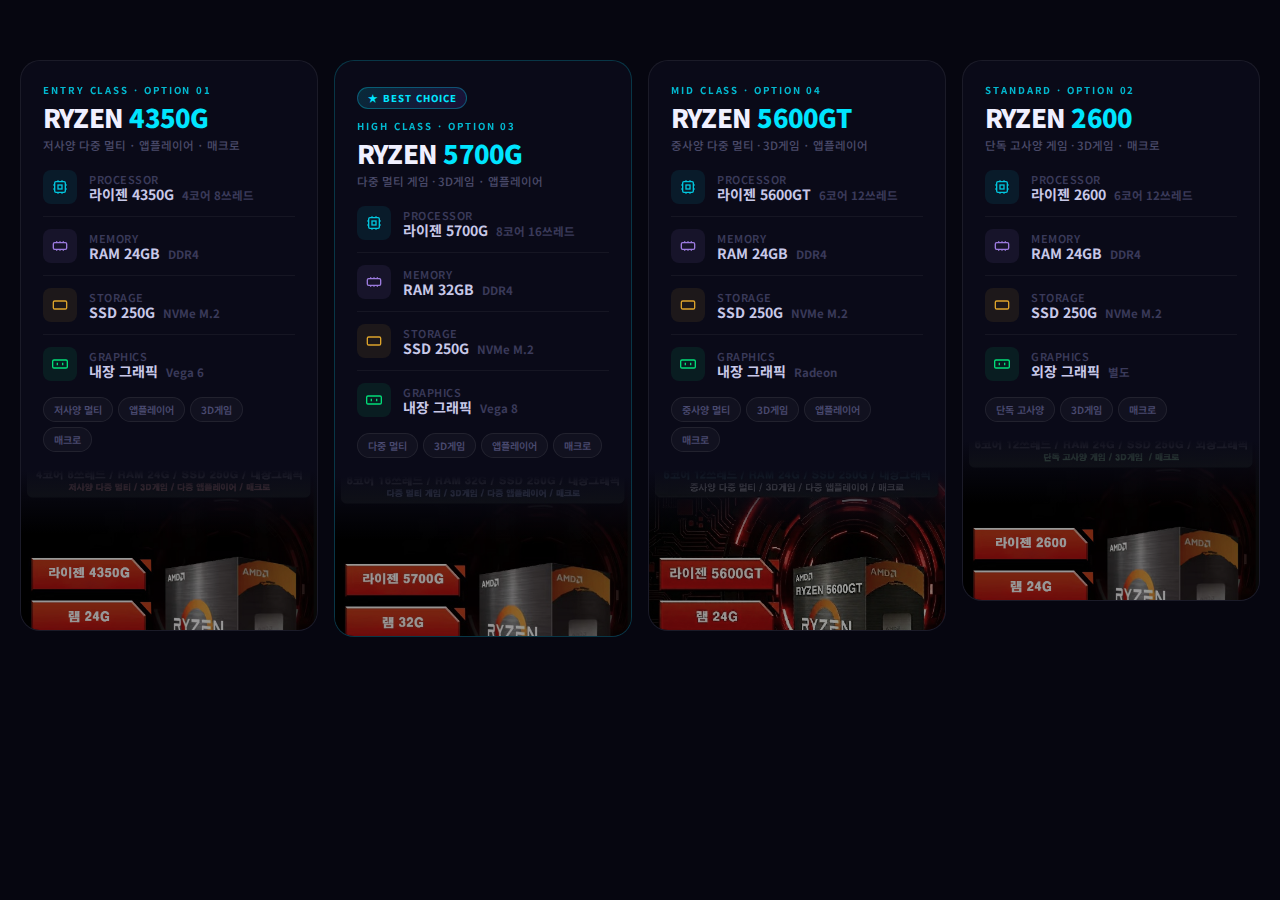
<file: demo-card.html>
<!DOCTYPE html>
<html lang="ko">
<head>
<meta charset="UTF-8">
<meta name="viewport" content="width=device-width, initial-scale=1.0">
<title>옵션 카드 예제</title>
<link href="https://fonts.googleapis.com/css2?family=Noto+Sans+KR:wght@400;500;600;700;800;900&display=swap" rel="stylesheet">
<style>
  * { box-sizing: border-box; margin: 0; padding: 0; }
  body {
    background: #060610;
    display: flex;
    align-items: flex-start;
    justify-content: center;
    min-height: 100vh;
    padding: 60px 20px;
    font-family: 'Noto Sans KR', sans-serif;
    flex-direction: row;
    flex-wrap: nowrap;
    gap: 16px;
  }

  .card {
    flex: 1;
    min-width: 0;
    background: #0a0a18;
    border-radius: 20px;
    border: 1px solid rgba(255,255,255,0.07);
    display: flex;
    flex-direction: column;
    overflow: hidden;
    transition: border-color 0.3s, box-shadow 0.3s;
  }
  .card:hover {
    border-color: rgba(0,229,255,0.2);
    box-shadow: 0 12px 48px rgba(0,0,0,0.6), 0 0 30px rgba(0,229,255,0.06);
  }
  .card.best {
    border-color: rgba(0,229,255,0.2);
  }

  /* 상단 콘텐츠 */
  .card-left {
    flex: 1;
    padding: 22px 22px 18px;
    display: flex;
    flex-direction: column;
    justify-content: space-between;
    gap: 16px;
  }

  /* 상단: 티어 + 모델명 */

  .card-tier {
    font-size: 0.6rem;
    font-weight: 700;
    color: #00e5ff;
    letter-spacing: 0.2em;
    text-transform: uppercase;
    margin-bottom: 6px;
    opacity: 0.8;
  }
  .card-title {
    font-size: 1.6rem;
    font-weight: 900;
    color: #f0f0ff;
    letter-spacing: -0.03em;
    line-height: 1.1;
  }
  .card-title span { color: #00e5ff; }
  .card-desc {
    font-size: 0.72rem;
    color: #4a4a6a;
    font-weight: 500;
    margin-top: 6px;
    line-height: 1.5;
  }

  /* BEST 배지 */
  .badge-best {
    display: inline-flex;
    align-items: center;
    gap: 5px;
    background: linear-gradient(135deg, rgba(0,229,255,0.15), rgba(124,58,237,0.15));
    border: 1px solid rgba(0,229,255,0.3);
    color: #00e5ff;
    font-size: 0.6rem;
    font-weight: 800;
    padding: 3px 10px;
    border-radius: 20px;
    letter-spacing: 0.1em;
    margin-bottom: 10px;
    width: fit-content;
  }

  /* 스펙 목록 */
  .spec-list {
    display: flex;
    flex-direction: column;
    gap: 10px;
  }
  .spec-item {
    display: flex;
    align-items: center;
    gap: 12px;
  }
  .spec-icon-wrap {
    width: 34px;
    height: 34px;
    border-radius: 8px;
    display: flex;
    align-items: center;
    justify-content: center;
    flex-shrink: 0;
  }
  .i-cpu { background: rgba(0,229,255,0.08); }
  .i-ram { background: rgba(180,142,255,0.08); }
  .i-ssd { background: rgba(254,188,46,0.08); }
  .i-gpu { background: rgba(0,255,136,0.08); }

  .spec-icon-wrap svg { opacity: 0.85; }


  .spec-name {
    font-size: 0.68rem;
    color: #3a3a5a;
    font-weight: 600;
    letter-spacing: 0.05em;
    text-transform: uppercase;
    line-height: 1;
    margin-bottom: 2px;
  }
  .spec-val {
    font-size: 0.88rem;
    font-weight: 700;
    color: #c8c8e8;
    line-height: 1;
  }

  /* 구분선 */
  .spec-divider {
    height: 1px;
    background: rgba(255,255,255,0.05);
    margin: 2px 0;
  }

  /* 용도 태그 */
  .card-tags {
    display: flex;
    flex-wrap: wrap;
    gap: 5px;
  }
  .tag {
    font-size: 0.63rem;
    color: #4a4a70;
    background: rgba(255,255,255,0.03);
    border: 1px solid rgba(255,255,255,0.07);
    border-radius: 20px;
    padding: 4px 10px;
    font-weight: 600;
  }

  /* 하단 이미지 */
  .card-right {
    height: 160px;
    flex-shrink: 0;
    position: relative;
    overflow: hidden;
  }
  .card-right img {
    width: 100%;
    height: 100%;
    object-fit: cover;
    object-position: center 20%;
    filter: brightness(0.6) saturate(0.7);
    transition: transform 0.5s, filter 0.3s;
    display: block;
  }
  .card:hover .card-right img {
    transform: scale(1.05);
    filter: brightness(0.8) saturate(1);
  }
  /* 상단 페이드 */
  .card-right::before {
    content: '';
    position: absolute;
    inset: 0;
    background: linear-gradient(to bottom, #0a0a18 0%, transparent 40%);
    z-index: 1;
    pointer-events: none;
  }
</style>
</head>
<body>

<!-- 카드 1: 라이젠 4350G -->
<div class="card">
  <div class="card-left">
    <div class="card-head">
      <div class="card-tier">Entry Class · Option 01</div>
      <div class="card-title">RYZEN <span>4350G</span></div>
      <div class="card-desc">저사양 다중 멀티 · 앱플레이어 · 매크로</div>
    </div>
    <div class="spec-list">
      <div class="spec-item">
        <div class="spec-icon-wrap i-cpu">
          <svg width="16" height="16" viewBox="0 0 24 24" fill="none" stroke="#00e5ff" stroke-width="2"><rect x="4" y="4" width="16" height="16" rx="2"/><rect x="9" y="9" width="6" height="6"/><path d="M9 2v2M15 2v2M9 20v2M15 20v2M2 9h2M2 15h2M20 9h2M20 15h2"/></svg>
        </div>
        <div class="spec-text">
          <div class="spec-name">Processor</div>
          <div class="spec-val">라이젠 4350G &nbsp;<span style="color:#3a3a5a;font-size:0.72rem">4코어 8쓰레드</span></div>
        </div>
      </div>
      <div class="spec-divider"></div>
      <div class="spec-item">
        <div class="spec-icon-wrap i-ram">
          <svg width="16" height="16" viewBox="0 0 24 24" fill="none" stroke="#b48eff" stroke-width="2"><rect x="2" y="7" width="20" height="10" rx="2"/><path d="M7 17v2M12 17v2M17 17v2M7 7V5M12 7V5M17 7V5"/></svg>
        </div>
        <div class="spec-text">
          <div class="spec-name">Memory</div>
          <div class="spec-val">RAM 24GB &nbsp;<span style="color:#3a3a5a;font-size:0.72rem">DDR4</span></div>
        </div>
      </div>
      <div class="spec-divider"></div>
      <div class="spec-item">
        <div class="spec-icon-wrap i-ssd">
          <svg width="16" height="16" viewBox="0 0 24 24" fill="none" stroke="#febc2e" stroke-width="2"><rect x="2" y="6" width="20" height="12" rx="2"/><path d="M12 12h.01M8 12h.01M16 12h.01"/></svg>
        </div>
        <div class="spec-text">
          <div class="spec-name">Storage</div>
          <div class="spec-val">SSD 250G &nbsp;<span style="color:#3a3a5a;font-size:0.72rem">NVMe M.2</span></div>
        </div>
      </div>
      <div class="spec-divider"></div>
      <div class="spec-item">
        <div class="spec-icon-wrap i-gpu">
          <svg width="16" height="16" viewBox="0 0 24 24" fill="none" stroke="#00ff88" stroke-width="2"><rect x="1" y="6" width="22" height="12" rx="2"/><path d="M12 12h.01M8 10v4M16 10v4"/></svg>
        </div>
        <div class="spec-text">
          <div class="spec-name">Graphics</div>
          <div class="spec-val">내장 그래픽 &nbsp;<span style="color:#3a3a5a;font-size:0.72rem">Vega 6</span></div>
        </div>
      </div>
    </div>
    <div class="card-tags">
      <span class="tag">저사양 멀티</span>
      <span class="tag">앱플레이어</span>
      <span class="tag">3D게임</span>
      <span class="tag">매크로</span>
    </div>
  </div>
  <div class="card-right">
    <img src="images/option1.jpg" alt="라이젠 4350G">
  </div>
</div>

<!-- 카드 2: 라이젠 5700G (BEST) -->
<div class="card best">
  <div class="card-left">
    <div class="card-head">
      <div class="badge-best">★ BEST CHOICE</div>
      <div class="card-tier">High Class · Option 03</div>
      <div class="card-title">RYZEN <span>5700G</span></div>
      <div class="card-desc">다중 멀티 게임 · 3D게임 · 앱플레이어</div>
    </div>
    <div class="spec-list">
      <div class="spec-item">
        <div class="spec-icon-wrap i-cpu">
          <svg width="16" height="16" viewBox="0 0 24 24" fill="none" stroke="#00e5ff" stroke-width="2"><rect x="4" y="4" width="16" height="16" rx="2"/><rect x="9" y="9" width="6" height="6"/><path d="M9 2v2M15 2v2M9 20v2M15 20v2M2 9h2M2 15h2M20 9h2M20 15h2"/></svg>
        </div>
        <div class="spec-text">
          <div class="spec-name">Processor</div>
          <div class="spec-val">라이젠 5700G &nbsp;<span style="color:#3a3a5a;font-size:0.72rem">8코어 16쓰레드</span></div>
        </div>
      </div>
      <div class="spec-divider"></div>
      <div class="spec-item">
        <div class="spec-icon-wrap i-ram">
          <svg width="16" height="16" viewBox="0 0 24 24" fill="none" stroke="#b48eff" stroke-width="2"><rect x="2" y="7" width="20" height="10" rx="2"/><path d="M7 17v2M12 17v2M17 17v2M7 7V5M12 7V5M17 7V5"/></svg>
        </div>
        <div class="spec-text">
          <div class="spec-name">Memory</div>
          <div class="spec-val">RAM 32GB &nbsp;<span style="color:#3a3a5a;font-size:0.72rem">DDR4</span></div>
        </div>
      </div>
      <div class="spec-divider"></div>
      <div class="spec-item">
        <div class="spec-icon-wrap i-ssd">
          <svg width="16" height="16" viewBox="0 0 24 24" fill="none" stroke="#febc2e" stroke-width="2"><rect x="2" y="6" width="20" height="12" rx="2"/><path d="M12 12h.01M8 12h.01M16 12h.01"/></svg>
        </div>
        <div class="spec-text">
          <div class="spec-name">Storage</div>
          <div class="spec-val">SSD 250G &nbsp;<span style="color:#3a3a5a;font-size:0.72rem">NVMe M.2</span></div>
        </div>
      </div>
      <div class="spec-divider"></div>
      <div class="spec-item">
        <div class="spec-icon-wrap i-gpu">
          <svg width="16" height="16" viewBox="0 0 24 24" fill="none" stroke="#00ff88" stroke-width="2"><rect x="1" y="6" width="22" height="12" rx="2"/><path d="M12 12h.01M8 10v4M16 10v4"/></svg>
        </div>
        <div class="spec-text">
          <div class="spec-name">Graphics</div>
          <div class="spec-val">내장 그래픽 &nbsp;<span style="color:#3a3a5a;font-size:0.72rem">Vega 8</span></div>
        </div>
      </div>
    </div>
    <div class="card-tags">
      <span class="tag">다중 멀티</span>
      <span class="tag">3D게임</span>
      <span class="tag">앱플레이어</span>
      <span class="tag">매크로</span>
    </div>
  </div>
  <div class="card-right">
    <img src="images/option3.jpg" alt="라이젠 5700G">
  </div>
</div>

<!-- 카드 3: 라이젠 5600GT -->
<div class="card">
  <div class="card-left">
    <div class="card-head">
      <div class="card-tier">Mid Class · Option 04</div>
      <div class="card-title">RYZEN <span>5600GT</span></div>
      <div class="card-desc">중사양 다중 멀티 · 3D게임 · 앱플레이어</div>
    </div>
    <div class="spec-list">
      <div class="spec-item">
        <div class="spec-icon-wrap i-cpu">
          <svg width="16" height="16" viewBox="0 0 24 24" fill="none" stroke="#00e5ff" stroke-width="2"><rect x="4" y="4" width="16" height="16" rx="2"/><rect x="9" y="9" width="6" height="6"/><path d="M9 2v2M15 2v2M9 20v2M15 20v2M2 9h2M2 15h2M20 9h2M20 15h2"/></svg>
        </div>
        <div class="spec-text">
          <div class="spec-name">Processor</div>
          <div class="spec-val">라이젠 5600GT &nbsp;<span style="color:#3a3a5a;font-size:0.72rem">6코어 12쓰레드</span></div>
        </div>
      </div>
      <div class="spec-divider"></div>
      <div class="spec-item">
        <div class="spec-icon-wrap i-ram">
          <svg width="16" height="16" viewBox="0 0 24 24" fill="none" stroke="#b48eff" stroke-width="2"><rect x="2" y="7" width="20" height="10" rx="2"/><path d="M7 17v2M12 17v2M17 17v2M7 7V5M12 7V5M17 7V5"/></svg>
        </div>
        <div class="spec-text">
          <div class="spec-name">Memory</div>
          <div class="spec-val">RAM 24GB &nbsp;<span style="color:#3a3a5a;font-size:0.72rem">DDR4</span></div>
        </div>
      </div>
      <div class="spec-divider"></div>
      <div class="spec-item">
        <div class="spec-icon-wrap i-ssd">
          <svg width="16" height="16" viewBox="0 0 24 24" fill="none" stroke="#febc2e" stroke-width="2"><rect x="2" y="6" width="20" height="12" rx="2"/><path d="M12 12h.01M8 12h.01M16 12h.01"/></svg>
        </div>
        <div class="spec-text">
          <div class="spec-name">Storage</div>
          <div class="spec-val">SSD 250G &nbsp;<span style="color:#3a3a5a;font-size:0.72rem">NVMe M.2</span></div>
        </div>
      </div>
      <div class="spec-divider"></div>
      <div class="spec-item">
        <div class="spec-icon-wrap i-gpu">
          <svg width="16" height="16" viewBox="0 0 24 24" fill="none" stroke="#00ff88" stroke-width="2"><rect x="1" y="6" width="22" height="12" rx="2"/><path d="M12 12h.01M8 10v4M16 10v4"/></svg>
        </div>
        <div class="spec-text">
          <div class="spec-name">Graphics</div>
          <div class="spec-val">내장 그래픽 &nbsp;<span style="color:#3a3a5a;font-size:0.72rem">Radeon</span></div>
        </div>
      </div>
    </div>
    <div class="card-tags">
      <span class="tag">중사양 멀티</span>
      <span class="tag">3D게임</span>
      <span class="tag">앱플레이어</span>
      <span class="tag">매크로</span>
    </div>
  </div>
  <div class="card-right">
    <img src="images/option4.jpg" alt="라이젠 5600GT">
  </div>
</div>

<!-- 카드 4: 라이젠 2600 -->
<div class="card">
  <div class="card-left">
    <div class="card-head">
      <div class="card-tier">Standard · Option 02</div>
      <div class="card-title">RYZEN <span>2600</span></div>
      <div class="card-desc">단독 고사양 게임 · 3D게임 · 매크로</div>
    </div>
    <div class="spec-list">
      <div class="spec-item">
        <div class="spec-icon-wrap i-cpu">
          <svg width="16" height="16" viewBox="0 0 24 24" fill="none" stroke="#00e5ff" stroke-width="2"><rect x="4" y="4" width="16" height="16" rx="2"/><rect x="9" y="9" width="6" height="6"/><path d="M9 2v2M15 2v2M9 20v2M15 20v2M2 9h2M2 15h2M20 9h2M20 15h2"/></svg>
        </div>
        <div class="spec-text">
          <div class="spec-name">Processor</div>
          <div class="spec-val">라이젠 2600 &nbsp;<span style="color:#3a3a5a;font-size:0.72rem">6코어 12쓰레드</span></div>
        </div>
      </div>
      <div class="spec-divider"></div>
      <div class="spec-item">
        <div class="spec-icon-wrap i-ram">
          <svg width="16" height="16" viewBox="0 0 24 24" fill="none" stroke="#b48eff" stroke-width="2"><rect x="2" y="7" width="20" height="10" rx="2"/><path d="M7 17v2M12 17v2M17 17v2M7 7V5M12 7V5M17 7V5"/></svg>
        </div>
        <div class="spec-text">
          <div class="spec-name">Memory</div>
          <div class="spec-val">RAM 24GB &nbsp;<span style="color:#3a3a5a;font-size:0.72rem">DDR4</span></div>
        </div>
      </div>
      <div class="spec-divider"></div>
      <div class="spec-item">
        <div class="spec-icon-wrap i-ssd">
          <svg width="16" height="16" viewBox="0 0 24 24" fill="none" stroke="#febc2e" stroke-width="2"><rect x="2" y="6" width="20" height="12" rx="2"/><path d="M12 12h.01M8 12h.01M16 12h.01"/></svg>
        </div>
        <div class="spec-text">
          <div class="spec-name">Storage</div>
          <div class="spec-val">SSD 250G &nbsp;<span style="color:#3a3a5a;font-size:0.72rem">NVMe M.2</span></div>
        </div>
      </div>
      <div class="spec-divider"></div>
      <div class="spec-item">
        <div class="spec-icon-wrap i-gpu">
          <svg width="16" height="16" viewBox="0 0 24 24" fill="none" stroke="#00ff88" stroke-width="2"><rect x="1" y="6" width="22" height="12" rx="2"/><path d="M12 12h.01M8 10v4M16 10v4"/></svg>
        </div>
        <div class="spec-text">
          <div class="spec-name">Graphics</div>
          <div class="spec-val">외장 그래픽 &nbsp;<span style="color:#3a3a5a;font-size:0.72rem">별도</span></div>
        </div>
      </div>
    </div>
    <div class="card-tags">
      <span class="tag">단독 고사양</span>
      <span class="tag">3D게임</span>
      <span class="tag">매크로</span>
    </div>
  </div>
  <div class="card-right">
    <img src="images/option2.jpg" alt="라이젠 2600">
  </div>
</div>

</body>
</html>
</file>
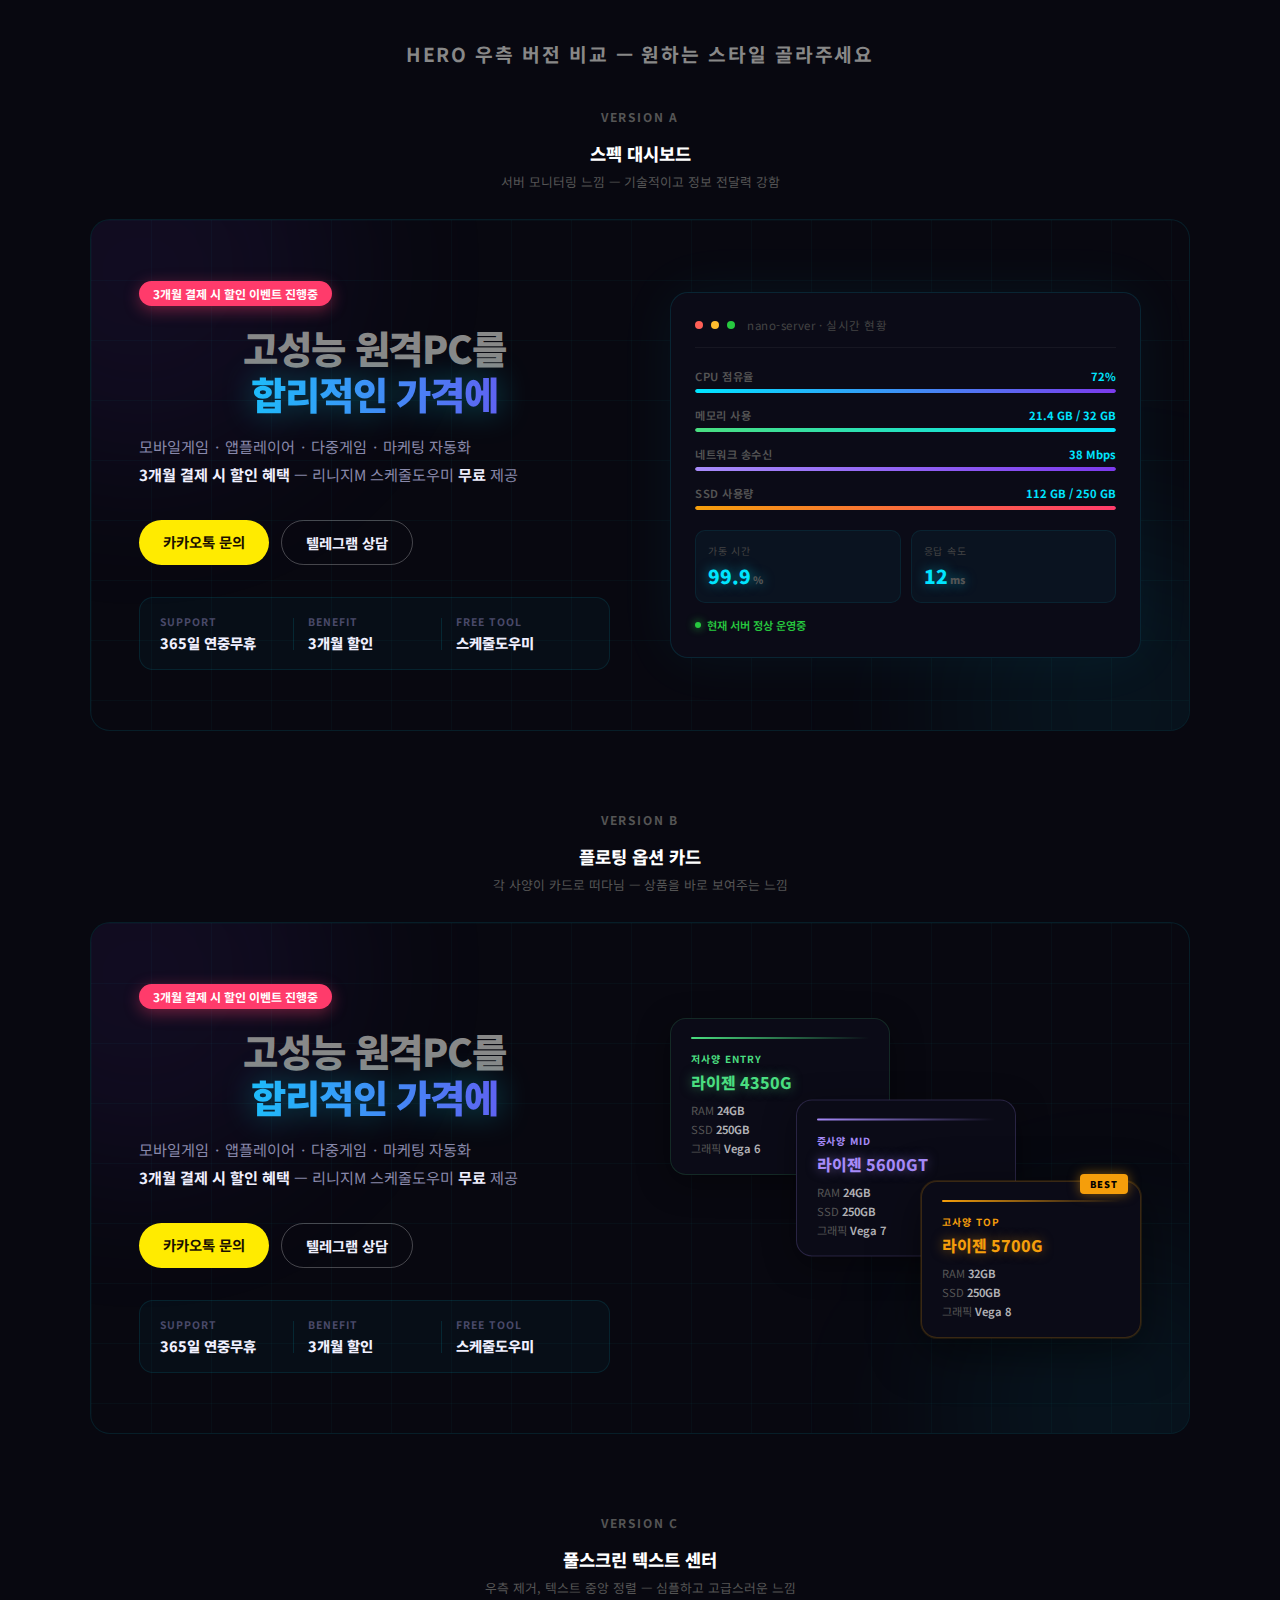
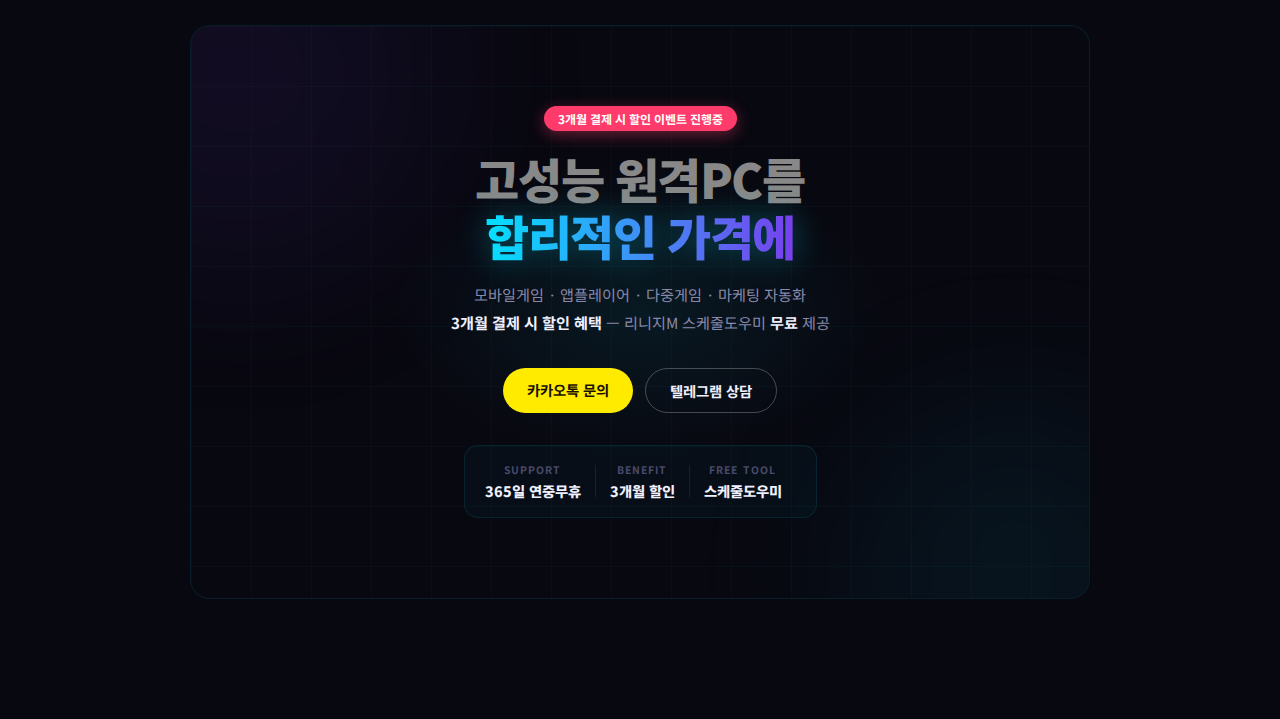
<file: hero-preview.html>
<!DOCTYPE html>
<html lang="ko">
<head>
<meta charset="UTF-8"/>
<meta name="viewport" content="width=device-width, initial-scale=1.0"/>
<title>히어로 우측 버전 비교</title>
<link href="https://fonts.googleapis.com/css2?family=Noto+Sans+KR:wght@400;500;600;700;800;900&display=swap" rel="stylesheet">
<style>
*,*::before,*::after{box-sizing:border-box;margin:0;padding:0}
:root{
  --accent:#00e5ff;
  --accent-2:#7c3aed;
  --bg:#080810;
  --card:#0b0b17;
}
body{background:#080810;color:#f0f0ff;font-family:'Noto Sans KR','Segoe UI',sans-serif;padding:40px 20px;}
h1{text-align:center;font-size:1.2rem;color:#888;margin-bottom:40px;letter-spacing:0.1em;}

/* 버전 라벨 */
.ver-label{
  text-align:center;
  font-size:0.75rem;
  font-weight:700;
  letter-spacing:0.15em;
  color:#555;
  margin-bottom:16px;
  text-transform:uppercase;
}
.ver-title{
  text-align:center;
  font-size:1.1rem;
  font-weight:800;
  color:#fff;
  margin-bottom:6px;
}
.ver-desc{
  text-align:center;
  font-size:0.8rem;
  color:#555;
  margin-bottom:28px;
}

/* 히어로 공통 래퍼 */
.hero-preview{
  position:relative;
  background:#080810;
  border:1px solid rgba(0,229,255,0.1);
  border-radius:20px;
  padding:60px 48px;
  max-width:1100px;
  margin:0 auto 80px;
  overflow:hidden;
  display:grid;
  grid-template-columns:1fr 1fr;
  gap:60px;
  align-items:center;
}
.hero-preview::before{
  content:'';
  position:absolute;
  inset:0;
  background-image:
    linear-gradient(rgba(0,229,255,0.03) 1px,transparent 1px),
    linear-gradient(90deg,rgba(0,229,255,0.03) 1px,transparent 1px);
  background-size:60px 60px;
}
.hero-glow-1{
  position:absolute;
  width:400px;height:400px;
  background:rgba(124,58,237,0.08);
  border-radius:50%;filter:blur(80px);
  top:-150px;left:-150px;pointer-events:none;
}
.hero-glow-2{
  position:absolute;
  width:350px;height:350px;
  background:rgba(0,229,255,0.06);
  border-radius:50%;filter:blur(80px);
  bottom:-150px;right:-100px;pointer-events:none;
}

/* 왼쪽 텍스트 (공통) */
.hero-left{position:relative;z-index:1;}
.hero-badge{
  display:inline-block;
  background:#ff3b6b;
  color:#fff;font-size:0.75rem;font-weight:700;
  padding:4px 14px;border-radius:999px;
  margin-bottom:1.2rem;
  box-shadow:0 4px 16px rgba(255,59,107,0.4);
}
.hero-title{font-size:2.4rem;font-weight:900;line-height:1.18;letter-spacing:-0.03em;margin-bottom:1rem;}
.hero-title .g{
  display:block;
  background:linear-gradient(90deg,#00e5ff,#7c3aed);
  -webkit-background-clip:text;-webkit-text-fill-color:transparent;background-clip:text;
  filter:drop-shadow(0 0 16px rgba(0,229,255,0.35));
}
.hero-desc{font-size:0.95rem;color:#8888aa;line-height:1.85;margin-bottom:2rem;}
.hero-desc strong{color:#f0f0ff;}
.hero-actions{display:flex;gap:12px;flex-wrap:wrap;margin-bottom:2rem;}
.btn-k{background:#ffeb00;color:#1a1000;padding:11px 24px;border-radius:999px;font-weight:700;font-size:0.9rem;text-decoration:none;}
.btn-t{background:transparent;color:#f0f0ff;border:1.5px solid rgba(255,255,255,0.25);padding:11px 24px;border-radius:999px;font-weight:700;font-size:0.9rem;text-decoration:none;}
.hero-stats{display:flex;align-items:center;border:1px solid rgba(0,229,255,0.1);border-radius:14px;background:rgba(0,229,255,0.03);padding:16px 20px;gap:0;}
.stat{flex:1;display:flex;flex-direction:column;gap:3px;padding:0 14px;}
.stat:first-child{padding-left:0;}
.stat-cat{font-size:0.65rem;font-weight:700;color:#4a4a6a;letter-spacing:0.1em;text-transform:uppercase;}
.stat-value{font-size:0.9rem;font-weight:800;color:#f0f0ff;white-space:nowrap;}
.stat-vline{width:1px;height:32px;background:rgba(0,229,255,0.12);flex-shrink:0;}

/* 오른쪽 공통 */
.hero-right{position:relative;z-index:1;display:flex;align-items:center;justify-content:center;}

/* ============================================
   버전 A — 스펙 대시보드 카드
============================================ */
.dash-wrap{
  width:100%;
  background:#0b0b17;
  border:1px solid rgba(0,229,255,0.12);
  border-radius:18px;
  padding:24px;
  box-shadow:0 0 60px rgba(0,229,255,0.06);
}
.dash-header{
  display:flex;align-items:center;gap:8px;
  margin-bottom:20px;
  padding-bottom:14px;
  border-bottom:1px solid rgba(255,255,255,0.05);
}
.dash-dot{width:8px;height:8px;border-radius:50%;}
.dash-dot.r{background:#ff5f56;}
.dash-dot.y{background:#ffbd2e;}
.dash-dot.g{background:#27c93f;}
.dash-title-txt{font-size:0.72rem;color:#444;margin-left:4px;letter-spacing:0.05em;}

.dash-specs{display:flex;flex-direction:column;gap:14px;margin-bottom:20px;}
.dash-spec-row{display:flex;flex-direction:column;gap:5px;}
.dash-spec-top{display:flex;justify-content:space-between;align-items:center;}
.dash-spec-key{font-size:0.7rem;color:#555;font-weight:600;letter-spacing:0.05em;text-transform:uppercase;}
.dash-spec-val{font-size:0.7rem;color:#00e5ff;font-weight:700;}
.dash-bar-track{height:4px;background:rgba(255,255,255,0.05);border-radius:2px;overflow:hidden;}
.dash-bar-fill{height:100%;border-radius:2px;animation:barGrow 1.2s ease forwards;}
@keyframes barGrow{from{width:0}to{width:var(--w)}}
.c1{background:linear-gradient(90deg,#00e5ff,#7c3aed);--w:72%;}
.c2{background:linear-gradient(90deg,#4ade80,#00e5ff);--w:85%;}
.c3{background:linear-gradient(90deg,#a78bfa,#7c3aed);--w:60%;}
.c4{background:linear-gradient(90deg,#f59e0b,#ff3b6b);--w:45%;}

.dash-bottom{
  display:grid;grid-template-columns:1fr 1fr;gap:10px;
}
.dash-stat-box{
  background:rgba(0,229,255,0.04);
  border:1px solid rgba(0,229,255,0.08);
  border-radius:10px;padding:12px;
}
.dash-stat-label{font-size:0.62rem;color:#444;letter-spacing:0.08em;text-transform:uppercase;margin-bottom:4px;}
.dash-stat-value{font-size:1.2rem;font-weight:900;color:#00e5ff;text-shadow:0 0 12px rgba(0,229,255,0.5);}
.dash-stat-unit{font-size:0.65rem;color:#555;margin-left:2px;}

.online-badge{
  display:flex;align-items:center;gap:6px;
  margin-top:14px;
  font-size:0.7rem;color:#27c93f;font-weight:600;
}
.online-dot{
  width:6px;height:6px;border-radius:50%;background:#27c93f;
  box-shadow:0 0 8px #27c93f;
  animation:blink 1.5s ease-in-out infinite;
}
@keyframes blink{0%,100%{opacity:1}50%{opacity:0.3}}


/* ============================================
   버전 B — 플로팅 카드 스택
============================================ */
.cards-wrap{
  position:relative;
  width:100%;
  height:320px;
}
.float-card{
  position:absolute;
  background:#0b0b17;
  border:1px solid rgba(255,255,255,0.07);
  border-radius:16px;
  padding:18px 20px;
  width:220px;
}
.float-card .fc-stripe{height:2px;border-radius:2px;margin-bottom:12px;}
.float-card .fc-tier{font-size:0.62rem;font-weight:700;letter-spacing:0.1em;margin-bottom:4px;}
.float-card .fc-cpu{font-size:1rem;font-weight:800;margin-bottom:8px;}
.float-card .fc-specs{display:flex;flex-direction:column;gap:3px;}
.float-card .fc-spec{font-size:0.7rem;color:#555;}
.float-card .fc-spec span{color:rgba(255,255,255,0.7);font-weight:600;}

/* 카드1 (저) */
.fc1{
  top:0;left:0;
  border-color:rgba(74,222,128,0.15);
  box-shadow:0 8px 32px rgba(0,0,0,0.4);
  animation:fcFloat1 4s ease-in-out infinite alternate;
  z-index:1;
}
.fc1 .fc-stripe{background:linear-gradient(90deg,#4ade80,transparent);}
.fc1 .fc-tier{color:#4ade80;}
.fc1 .fc-cpu{color:#4ade80;text-shadow:0 0 12px rgba(74,222,128,0.5);}

/* 카드2 (고) */
.fc2{
  bottom:0;right:0;
  border-color:rgba(245,158,11,0.2);
  box-shadow:0 12px 48px rgba(0,0,0,0.5),0 0 0 1px rgba(245,158,11,0.15);
  animation:fcFloat2 5s ease-in-out infinite alternate;
  z-index:3;
}
.fc2 .fc-stripe{background:linear-gradient(90deg,#f59e0b,transparent);}
.fc2 .fc-tier{color:#f59e0b;}
.fc2 .fc-cpu{color:#f59e0b;text-shadow:0 0 12px rgba(245,158,11,0.5);}

/* 카드3 (중) */
.fc3{
  top:50%;left:50%;transform:translate(-50%,-50%);
  border-color:rgba(167,139,250,0.2);
  box-shadow:0 8px 32px rgba(0,0,0,0.4);
  animation:fcFloat3 4.5s ease-in-out infinite alternate;
  z-index:2;
}
.fc3 .fc-stripe{background:linear-gradient(90deg,#a78bfa,transparent);}
.fc3 .fc-tier{color:#a78bfa;}
.fc3 .fc-cpu{color:#a78bfa;text-shadow:0 0 12px rgba(167,139,250,0.5);}

@keyframes fcFloat1{from{transform:translateY(0)}to{transform:translateY(-10px)}}
@keyframes fcFloat2{from{transform:translateY(0)}to{transform:translateY(-14px)}}
@keyframes fcFloat3{from{transform:translate(-50%,-50%) translateY(0)}to{transform:translate(-50%,-50%) translateY(-8px)}}

.best-tag{
  position:absolute;top:-8px;right:12px;
  background:#f59e0b;color:#000;
  font-size:0.58rem;font-weight:900;padding:3px 10px;border-radius:4px;
  letter-spacing:0.1em;box-shadow:0 0 12px rgba(245,158,11,0.5);
}

/* ============================================
   버전 C — 풀 텍스트 센터 (우측 없음)
============================================ */
.hero-preview.ver-c{
  grid-template-columns:1fr;
  text-align:center;
  padding:80px 80px;
  max-width:900px;
}
.hero-preview.ver-c .hero-left{
  display:flex;flex-direction:column;align-items:center;
}
.hero-preview.ver-c .hero-title{font-size:3rem;}
.hero-preview.ver-c .hero-desc{max-width:560px;}
.hero-preview.ver-c .hero-stats{justify-content:center;}

/* 큰 글로우 장식 */
.ver-c-glow{
  position:absolute;
  width:500px;height:300px;
  background:radial-gradient(ellipse,rgba(0,229,255,0.08) 0%,transparent 70%);
  top:50%;left:50%;transform:translate(-50%,-50%);
  pointer-events:none;
}

</style>
</head>
<body>

<h1>HERO 우측 버전 비교 — 원하는 스타일 골라주세요</h1>

<!-- ===== 버전 A ===== -->
<div class="ver-label">VERSION A</div>
<div class="ver-title">스펙 대시보드</div>
<div class="ver-desc">서버 모니터링 느낌 — 기술적이고 정보 전달력 강함</div>

<div class="hero-preview">
  <div class="hero-glow-1"></div>
  <div class="hero-glow-2"></div>
  <div class="hero-left">
    <div class="hero-badge">3개월 결제 시 할인 이벤트 진행중</div>
    <h1 class="hero-title">고성능 원격PC를<br><span class="g">합리적인 가격에</span></h1>
    <p class="hero-desc">모바일게임 · 앱플레이어 · 다중게임 · 마케팅 자동화<br><strong>3개월 결제 시 할인 혜택</strong> — 리니지M 스케줄도우미 <strong>무료</strong> 제공</p>
    <div class="hero-actions">
      <a href="#" class="btn-k">카카오톡 문의</a>
      <a href="#" class="btn-t">텔레그램 상담</a>
    </div>
    <div class="hero-stats">
      <div class="stat"><span class="stat-cat">SUPPORT</span><span class="stat-value">365일 연중무휴</span></div>
      <div class="stat-vline"></div>
      <div class="stat"><span class="stat-cat">BENEFIT</span><span class="stat-value">3개월 할인</span></div>
      <div class="stat-vline"></div>
      <div class="stat"><span class="stat-cat">FREE TOOL</span><span class="stat-value">스케줄도우미</span></div>
    </div>
  </div>
  <div class="hero-right">
    <div class="dash-wrap">
      <div class="dash-header">
        <div class="dash-dot r"></div><div class="dash-dot y"></div><div class="dash-dot g"></div>
        <span class="dash-title-txt">nano-server · 실시간 현황</span>
      </div>
      <div class="dash-specs">
        <div class="dash-spec-row">
          <div class="dash-spec-top"><span class="dash-spec-key">CPU 점유율</span><span class="dash-spec-val">72%</span></div>
          <div class="dash-bar-track"><div class="dash-bar-fill c1" style="--w:72%"></div></div>
        </div>
        <div class="dash-spec-row">
          <div class="dash-spec-top"><span class="dash-spec-key">메모리 사용</span><span class="dash-spec-val">21.4 GB / 32 GB</span></div>
          <div class="dash-bar-track"><div class="dash-bar-fill c2" style="--w:67%"></div></div>
        </div>
        <div class="dash-spec-row">
          <div class="dash-spec-top"><span class="dash-spec-key">네트워크 송수신</span><span class="dash-spec-val">38 Mbps</span></div>
          <div class="dash-bar-track"><div class="dash-bar-fill c3" style="--w:38%"></div></div>
        </div>
        <div class="dash-spec-row">
          <div class="dash-spec-top"><span class="dash-spec-key">SSD 사용량</span><span class="dash-spec-val">112 GB / 250 GB</span></div>
          <div class="dash-bar-track"><div class="dash-bar-fill c4" style="--w:45%"></div></div>
        </div>
      </div>
      <div class="dash-bottom">
        <div class="dash-stat-box">
          <div class="dash-stat-label">가동 시간</div>
          <div class="dash-stat-value">99.9<span class="dash-stat-unit">%</span></div>
        </div>
        <div class="dash-stat-box">
          <div class="dash-stat-label">응답 속도</div>
          <div class="dash-stat-value">12<span class="dash-stat-unit">ms</span></div>
        </div>
      </div>
      <div class="online-badge"><div class="online-dot"></div> 현재 서버 정상 운영중</div>
    </div>
  </div>
</div>


<!-- ===== 버전 B ===== -->
<div class="ver-label">VERSION B</div>
<div class="ver-title">플로팅 옵션 카드</div>
<div class="ver-desc">각 사양이 카드로 떠다님 — 상품을 바로 보여주는 느낌</div>

<div class="hero-preview">
  <div class="hero-glow-1"></div>
  <div class="hero-glow-2"></div>
  <div class="hero-left">
    <div class="hero-badge">3개월 결제 시 할인 이벤트 진행중</div>
    <h1 class="hero-title">고성능 원격PC를<br><span class="g">합리적인 가격에</span></h1>
    <p class="hero-desc">모바일게임 · 앱플레이어 · 다중게임 · 마케팅 자동화<br><strong>3개월 결제 시 할인 혜택</strong> — 리니지M 스케줄도우미 <strong>무료</strong> 제공</p>
    <div class="hero-actions">
      <a href="#" class="btn-k">카카오톡 문의</a>
      <a href="#" class="btn-t">텔레그램 상담</a>
    </div>
    <div class="hero-stats">
      <div class="stat"><span class="stat-cat">SUPPORT</span><span class="stat-value">365일 연중무휴</span></div>
      <div class="stat-vline"></div>
      <div class="stat"><span class="stat-cat">BENEFIT</span><span class="stat-value">3개월 할인</span></div>
      <div class="stat-vline"></div>
      <div class="stat"><span class="stat-cat">FREE TOOL</span><span class="stat-value">스케줄도우미</span></div>
    </div>
  </div>
  <div class="hero-right">
    <div class="cards-wrap">
      <div class="float-card fc1">
        <div class="fc-stripe"></div>
        <div class="fc-tier">저사양 ENTRY</div>
        <div class="fc-cpu">라이젠 4350G</div>
        <div class="fc-specs">
          <div class="fc-spec">RAM <span>24GB</span></div>
          <div class="fc-spec">SSD <span>250GB</span></div>
          <div class="fc-spec">그래픽 <span>Vega 6</span></div>
        </div>
      </div>
      <div class="float-card fc3">
        <div class="fc-stripe"></div>
        <div class="fc-tier">중사양 MID</div>
        <div class="fc-cpu">라이젠 5600GT</div>
        <div class="fc-specs">
          <div class="fc-spec">RAM <span>24GB</span></div>
          <div class="fc-spec">SSD <span>250GB</span></div>
          <div class="fc-spec">그래픽 <span>Vega 7</span></div>
        </div>
      </div>
      <div class="float-card fc2">
        <div class="best-tag">BEST</div>
        <div class="fc-stripe"></div>
        <div class="fc-tier">고사양 TOP</div>
        <div class="fc-cpu">라이젠 5700G</div>
        <div class="fc-specs">
          <div class="fc-spec">RAM <span>32GB</span></div>
          <div class="fc-spec">SSD <span>250GB</span></div>
          <div class="fc-spec">그래픽 <span>Vega 8</span></div>
        </div>
      </div>
    </div>
  </div>
</div>


<!-- ===== 버전 C ===== -->
<div class="ver-label">VERSION C</div>
<div class="ver-title">풀스크린 텍스트 센터</div>
<div class="ver-desc">우측 제거, 텍스트 중앙 정렬 — 심플하고 고급스러운 느낌</div>

<div class="hero-preview ver-c">
  <div class="hero-glow-1"></div>
  <div class="hero-glow-2"></div>
  <div class="ver-c-glow"></div>
  <div class="hero-left">
    <div class="hero-badge">3개월 결제 시 할인 이벤트 진행중</div>
    <h1 class="hero-title">고성능 원격PC를<br><span class="g">합리적인 가격에</span></h1>
    <p class="hero-desc">모바일게임 · 앱플레이어 · 다중게임 · 마케팅 자동화<br><strong>3개월 결제 시 할인 혜택</strong> — 리니지M 스케줄도우미 <strong>무료</strong> 제공</p>
    <div class="hero-actions">
      <a href="#" class="btn-k">카카오톡 문의</a>
      <a href="#" class="btn-t">텔레그램 상담</a>
    </div>
    <div class="hero-stats">
      <div class="stat"><span class="stat-cat">SUPPORT</span><span class="stat-value">365일 연중무휴</span></div>
      <div class="stat-vline"></div>
      <div class="stat"><span class="stat-cat">BENEFIT</span><span class="stat-value">3개월 할인</span></div>
      <div class="stat-vline"></div>
      <div class="stat"><span class="stat-cat">FREE TOOL</span><span class="stat-value">스케줄도우미</span></div>
    </div>
  </div>
</div>

</body>
</html>
</file>
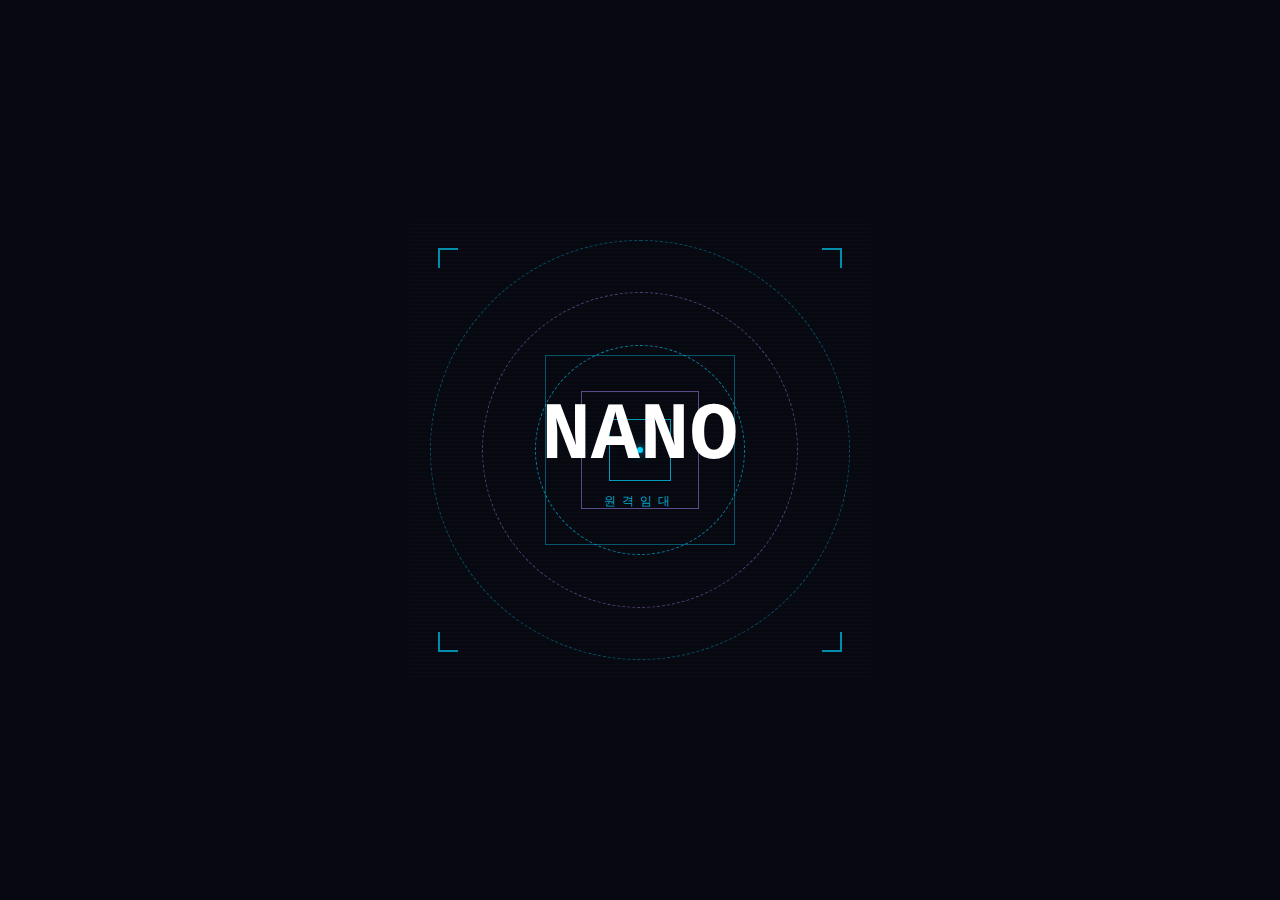
<file: intro-demo.html>
<!DOCTYPE html>
<html lang="ko">
<head>
<meta charset="UTF-8">
<meta name="viewport" content="width=device-width, initial-scale=1.0">
<title>NANO 인트로 데모</title>
<style>
*, *::before, *::after { box-sizing: border-box; margin: 0; padding: 0; }

body {
  background: #080810;
  display: flex;
  align-items: center;
  justify-content: center;
  min-height: 100vh;
  overflow: hidden;
}

/* ════════════════════════════════
   Stage
════════════════════════════════ */
.stage {
  position: relative;
  width: 460px;
  height: 460px;
}

/* ════════════════════════════════
   Dashed rotating rings
════════════════════════════════ */
.ring {
  position: absolute;
  top: 50%; left: 50%;
  border-radius: 50%;
  border-style: dashed;
}

.ring-1 {
  width: 420px; height: 420px;
  margin: -210px;
  border-width: 1px;
  border-color: rgba(0, 212, 255, 0.35);
  animation: ring1 16s linear 0.1s infinite both;
}
.ring-2 {
  width: 316px; height: 316px;
  margin: -158px;
  border-width: 1px;
  border-color: rgba(167, 139, 250, 0.45);
  animation: ring2 11s linear 0.4s infinite both;
}
.ring-3 {
  width: 210px; height: 210px;
  margin: -105px;
  border-width: 1px;
  border-color: rgba(0, 212, 255, 0.6);
  animation: ring3 7s linear 0.7s infinite both;
}

@keyframes ring1 {
  0%   { opacity: 0; transform: scale(0.3) rotate(0deg); }
  8%   { opacity: 1; transform: scale(1) rotate(29deg); }
  100% { opacity: 1; transform: scale(1) rotate(360deg); }
}
@keyframes ring2 {
  0%   { opacity: 0; transform: scale(0.3) rotate(0deg); }
  10%  { opacity: 1; transform: scale(1) rotate(-33deg); }
  100% { opacity: 1; transform: scale(1) rotate(-360deg); }
}
@keyframes ring3 {
  0%   { opacity: 0; transform: scale(0.3) rotate(0deg); }
  14%  { opacity: 1; transform: scale(1) rotate(51deg); }
  100% { opacity: 1; transform: scale(1) rotate(360deg); }
}

/* ════════════════════════════════
   Rotating diamonds
════════════════════════════════ */
.diamond {
  position: absolute;
  top: 50%; left: 50%;
}

.diamond-1 {
  width: 190px; height: 190px;
  margin: -95px;
  border: 1px solid rgba(0, 212, 255, 0.38);
  animation: dia1 20s linear 0.2s infinite both;
}
.diamond-2 {
  width: 118px; height: 118px;
  margin: -59px;
  border: 1px solid rgba(167, 139, 250, 0.52);
  animation: dia2 13s linear 0.5s infinite both;
}
.diamond-3 {
  width: 62px; height: 62px;
  margin: -31px;
  border: 1px solid rgba(0, 212, 255, 0.72);
  animation: dia3 6s linear 0.8s infinite both;
}

@keyframes dia1 {
  0%   { opacity: 0; transform: rotate(45deg) scale(0.15); }
  6%   { opacity: 1; transform: rotate(45deg) scale(1); }
  100% { opacity: 1; transform: rotate(405deg) scale(1); }
}
@keyframes dia2 {
  0%   { opacity: 0; transform: rotate(45deg) scale(0.15); }
  9%   { opacity: 1; transform: rotate(45deg) scale(1); }
  100% { opacity: 1; transform: rotate(-315deg) scale(1); }
}
@keyframes dia3 {
  0%   { opacity: 0; transform: rotate(45deg) scale(0.15); }
  17%  { opacity: 1; transform: rotate(45deg) scale(1); }
  100% { opacity: 1; transform: rotate(405deg) scale(1); }
}

/* ════════════════════════════════
   Center crosshair dot
════════════════════════════════ */
.center-dot {
  position: absolute;
  top: 50%; left: 50%;
  width: 6px; height: 6px;
  margin: -3px;
  border-radius: 50%;
  background: #00d4ff;
  box-shadow: 0 0 8px #00d4ff, 0 0 18px rgba(0, 212, 255, 0.6);
  animation: dot-in 0.3s ease 1.8s both, dot-pulse 2s ease-in-out 3s infinite;
}

@keyframes dot-in {
  from { opacity: 0; transform: scale(0); }
  to   { opacity: 1; transform: scale(1); }
}
@keyframes dot-pulse {
  0%, 100% { box-shadow: 0 0 8px #00d4ff, 0 0 18px rgba(0,212,255,0.6); }
  50%       { box-shadow: 0 0 14px #00d4ff, 0 0 30px rgba(0,212,255,0.9); }
}

/* ════════════════════════════════
   Corner brackets
════════════════════════════════ */
.corners {
  position: absolute;
  inset: 28px;
  animation: corners-in 0.5s ease 1.9s both;
}
.corners::before, .corners::after,
.corners > span::before, .corners > span::after {
  content: '';
  position: absolute;
  width: 20px; height: 20px;
  border-color: rgba(0, 212, 255, 0.65);
  border-style: solid;
}
.corners::before      { top: 0;    left: 0;  border-width: 2px 0 0 2px; }
.corners::after       { top: 0;    right: 0; border-width: 2px 2px 0 0; }
.corners > span::before { bottom: 0; left: 0;  border-width: 0 0 2px 2px; }
.corners > span::after  { bottom: 0; right: 0; border-width: 0 2px 2px 0; }

@keyframes corners-in {
  from { opacity: 0; }
  to   { opacity: 1; }
}

/* ════════════════════════════════
   Scanline texture
════════════════════════════════ */
.scanline {
  position: absolute;
  inset: 0;
  background: repeating-linear-gradient(
    0deg,
    transparent,
    transparent 3px,
    rgba(0, 212, 255, 0.018) 3px,
    rgba(0, 212, 255, 0.018) 4px
  );
  pointer-events: none;
  animation: scanline-in 0.8s ease 2.1s both;
}

@keyframes scanline-in {
  from { opacity: 0; }
  to   { opacity: 1; }
}

/* ════════════════════════════════
   NANO text
════════════════════════════════ */
.nano-wrap {
  position: absolute;
  top: 50%; left: 50%;
  transform: translate(-50%, -50%);
  text-align: center;
  z-index: 10;
}

.nano-text {
  font-family: 'Courier New', Courier, monospace;
  font-size: 82px;
  font-weight: 900;
  color: #fff;
  position: relative;
  overflow: hidden;
  animation:
    nano-reveal 1.5s cubic-bezier(0.16, 1, 0.3, 1) 2.3s both,
    glow-pulse  2.8s ease-in-out 4.5s infinite;
}

/* Light sweep */
.nano-text::after {
  content: '';
  position: absolute;
  top: 0; left: -120%;
  width: 55%; height: 100%;
  background: linear-gradient(
    100deg,
    transparent,
    rgba(255, 255, 255, 0.55),
    transparent
  );
  transform: skewX(-18deg);
  animation: sweep 1s ease-out 3.7s both;
}

.nano-sub {
  font-family: 'Courier New', Courier, monospace;
  font-size: 12px;
  letter-spacing: 0.48em;
  color: rgba(0, 212, 255, 0.78);
  margin-top: 10px;
  animation: sub-in 0.8s ease 4s both;
}

/* ─── Keyframes: NANO ─── */
@keyframes nano-reveal {
  0%   {
    opacity: 0;
    letter-spacing: 0.65em;
    filter: blur(22px);
    text-shadow: none;
  }
  100% {
    opacity: 1;
    letter-spacing: 0.18em;
    filter: blur(0);
    text-shadow:
      0 0 14px #00d4ff,
      0 0 32px rgba(0, 212, 255, 0.65),
      0 0 68px rgba(0, 212, 255, 0.35);
  }
}

@keyframes glow-pulse {
  0%, 100% {
    text-shadow:
      0 0 14px #00d4ff,
      0 0 32px rgba(0, 212, 255, 0.65),
      0 0 68px rgba(0, 212, 255, 0.35);
  }
  50% {
    text-shadow:
      0 0 22px #00d4ff,
      0 0 50px rgba(0, 212, 255, 0.85),
      0 0 100px rgba(0, 212, 255, 0.55);
  }
}

@keyframes sweep {
  to { left: 160%; }
}

@keyframes sub-in {
  from { opacity: 0; transform: translateY(8px); }
  to   { opacity: 1; transform: translateY(0); }
}
</style>
</head>
<body>

<div class="stage">
  <div class="ring ring-1"></div>
  <div class="ring ring-2"></div>
  <div class="ring ring-3"></div>

  <div class="diamond diamond-1"></div>
  <div class="diamond diamond-2"></div>
  <div class="diamond diamond-3"></div>

  <div class="center-dot"></div>
  <div class="corners"><span></span></div>
  <div class="scanline"></div>

  <div class="nano-wrap">
    <div class="nano-text">NANO</div>
    <div class="nano-sub">원격임대</div>
  </div>
</div>

</body>
</html>
</file>
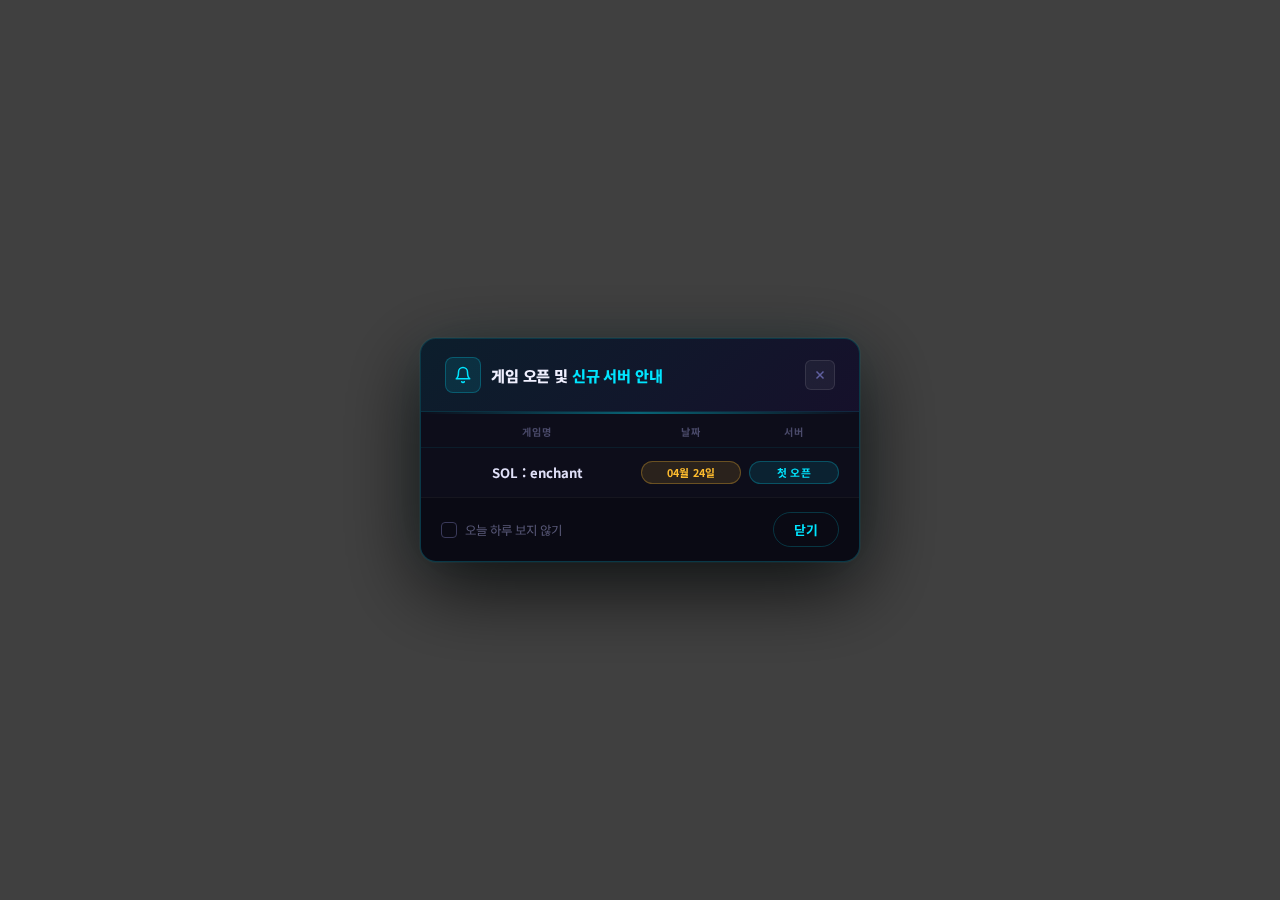
<file: popup.html>
<!DOCTYPE html>
<html lang="ko">
<head>
  <meta charset="UTF-8">
  <title>공지 팝업</title>
  <link href="https://fonts.googleapis.com/css2?family=Noto+Sans+KR:wght@400;500;600;700;800;900&display=swap" rel="stylesheet">
  <style>
    .popup-overlay {
      position: fixed;
      inset: 0;
      background: rgba(0, 0, 0, 0.75);
      backdrop-filter: blur(6px);
      -webkit-backdrop-filter: blur(6px);
      display: flex;
      align-items: center;
      justify-content: center;
      z-index: 9999;
      animation: popupFadeIn 0.3s ease;
      font-family: 'Noto Sans KR', sans-serif;
    }
    @keyframes popupFadeIn  { from { opacity: 0; } to { opacity: 1; } }
    @keyframes popupFadeOut { to   { opacity: 0; } }
    @keyframes popupSlideUp {
      from { opacity: 0; transform: translateY(30px) scale(0.96); }
      to   { opacity: 1; transform: translateY(0)    scale(1); }
    }

    .popup-overlay * { box-sizing: border-box; margin: 0; padding: 0; }

    .popup-box {
      width: 440px;
      background: #0d0d1a;
      border: 1px solid rgba(0, 229, 255, 0.2);
      border-radius: 16px;
      overflow: hidden;
      box-shadow:
        0 0 0 1px rgba(0, 229, 255, 0.05),
        0 24px 80px rgba(0, 0, 0, 0.8),
        0 0 60px rgba(0, 229, 255, 0.06);
      animation: popupSlideUp 0.4s cubic-bezier(0.34, 1.56, 0.64, 1);
    }

    /* 헤더 */
    .popup-header {
      background: linear-gradient(135deg, rgba(0,229,255,0.08), rgba(124,58,237,0.08));
      border-bottom: 1px solid rgba(0, 229, 255, 0.1);
      padding: 18px 24px;
      display: flex;
      align-items: center;
      justify-content: space-between;
    }
    .popup-header-left {
      display: flex;
      align-items: center;
      gap: 10px;
    }
    .popup-icon {
      width: 36px; height: 36px;
      background: rgba(0, 229, 255, 0.1);
      border: 1px solid rgba(0, 229, 255, 0.25);
      border-radius: 8px;
      display: flex;
      align-items: center;
      justify-content: center;
      color: #00e5ff;
      flex-shrink: 0;
    }
    .popup-title {
      font-size: 0.95rem;
      font-weight: 800;
      color: #f0f0ff;
      letter-spacing: -0.01em;
    }
    .popup-title span { color: #00e5ff; }
    .popup-close-x {
      width: 30px; height: 30px;
      background: rgba(255,255,255,0.05);
      border: 1px solid rgba(255,255,255,0.1);
      border-radius: 6px;
      display: flex;
      align-items: center;
      justify-content: center;
      cursor: pointer;
      color: #6060a0;
      transition: all 0.2s ease;
      flex-shrink: 0;
    }
    .popup-close-x:hover {
      background: rgba(255,80,80,0.12);
      border-color: rgba(255,80,80,0.3);
      color: #ff5050;
    }

    .popup-scan {
      height: 2px;
      background: linear-gradient(90deg, transparent, #00e5ff, transparent);
      opacity: 0.4;
    }

    /* 컬럼 헤더: 게임명 | 날짜 | 서버 */
    .notice-header {
      display: grid;
      grid-template-columns: 1fr 100px 90px;
      gap: 8px;
      padding: 10px 20px 8px;
      border-bottom: 1px solid rgba(0,229,255,0.08);
    }
    .notice-header span {
      font-size: 0.63rem;
      font-weight: 700;
      color: #4a4a6a;
      letter-spacing: 0.07em;
      text-transform: uppercase;
      text-align: center;
    }

    /* 목록 */
    .popup-body {
      max-height: 300px;
      overflow-y: auto;
    }
    .popup-body::-webkit-scrollbar { width: 4px; }
    .popup-body::-webkit-scrollbar-track { background: transparent; }
    .popup-body::-webkit-scrollbar-thumb { background: rgba(0,229,255,0.2); border-radius: 4px; }

    .notice-row {
      display: grid;
      grid-template-columns: 1fr 100px 90px;
      align-items: center;
      gap: 8px;
      padding: 13px 20px;
      border-bottom: 1px solid rgba(255,255,255,0.04);
      transition: background 0.2s ease;
      position: relative;
    }
    .notice-row:last-child { border-bottom: none; }
    .notice-row:hover { background: rgba(0,229,255,0.03); }
    .notice-row::before {
      content: '';
      position: absolute;
      left: 0; top: 50%;
      transform: translateY(-50%);
      width: 3px; height: 0;
      background: #00e5ff;
      border-radius: 0 2px 2px 0;
      transition: height 0.2s ease;
    }
    .notice-row:hover::before { height: 55%; }

    .notice-cell {
      font-size: 0.82rem;
      color: #c0c0e0;
      white-space: nowrap;
      overflow: hidden;
      text-overflow: ellipsis;
      text-align: center;
    }
    .notice-cell.bold { font-weight: 700; color: #e0e0f8; }

    /* 배지 공통 */
    .notice-badge {
      display: flex;
      align-items: center;
      justify-content: center;
      padding: 3px 8px;
      border-radius: 20px;
      font-size: 0.67rem;
      font-weight: 700;
      letter-spacing: 0.02em;
      white-space: nowrap;
    }
    /* 날짜 배지 */
    .badge-date  { background: rgba(255,188,46,0.12); color: #febc2e; border: 1px solid rgba(255,188,46,0.3); }
    /* 서버 구분 */
    .badge-first { background: rgba(0,229,255,0.1);   color: #00e5ff; border: 1px solid rgba(0,229,255,0.25); }
    .badge-new   { background: rgba(124,58,237,0.12); color: #b48eff; border: 1px solid rgba(124,58,237,0.3); }

    /* 하단 */
    .popup-footer {
      padding: 14px 20px;
      border-top: 1px solid rgba(255,255,255,0.05);
      display: flex;
      align-items: center;
      justify-content: space-between;
      background: rgba(0,0,0,0.2);
    }
    .popup-today {
      display: flex;
      align-items: center;
      gap: 8px;
      cursor: pointer;
      user-select: none;
    }
    .popup-check-box {
      width: 16px; height: 16px;
      border: 1.5px solid #3a3a5a;
      border-radius: 4px;
      display: flex;
      align-items: center;
      justify-content: center;
      transition: all 0.2s ease;
      flex-shrink: 0;
    }
    .popup-today:hover .popup-check-box { border-color: #00e5ff; }
    .popup-check-box.checked { background: #00e5ff; border-color: #00e5ff; }
    .popup-check-box.checked::after {
      content: '';
      width: 9px; height: 6px;
      border-left: 2px solid #000;
      border-bottom: 2px solid #000;
      transform: rotate(-45deg) translate(1px, -1px);
      display: block;
    }
    .popup-today-label { font-size: 0.78rem; color: #5a5a7a; }
    .popup-btn-close {
      padding: 7px 20px;
      background: transparent;
      border: 1px solid rgba(0,229,255,0.2);
      border-radius: 20px;
      color: #00e5ff;
      font-size: 0.8rem;
      font-weight: 700;
      font-family: 'Noto Sans KR', sans-serif;
      cursor: pointer;
      transition: all 0.2s ease;
    }
    .popup-btn-close:hover {
      background: rgba(0,229,255,0.08);
      border-color: rgba(0,229,255,0.4);
    }

    /* 모바일 반응형 */
    @media (max-width: 480px) {
      .popup-box {
        width: calc(100% - 28px);
      }
      .popup-header { padding: 14px 14px; }
      .popup-title  { font-size: 0.83rem; }
      .popup-icon   { width: 28px; height: 28px; }

      .notice-header {
        grid-template-columns: 1fr 88px 78px;
        padding: 8px 14px 6px;
      }
      .notice-row {
        grid-template-columns: 1fr 88px 78px;
        padding: 11px 14px;
      }
      .notice-cell.bold { font-size: 0.8rem; }
      .notice-badge     { font-size: 0.63rem; padding: 3px 7px; }

      .popup-footer      { padding: 11px 14px; }
      .popup-today-label { font-size: 0.73rem; }
      .popup-btn-close   { padding: 6px 16px; font-size: 0.76rem; }
    }
  </style>
</head>
<body>

<div class="popup-overlay" id="popupOverlay">
  <div class="popup-box">

    <div class="popup-header">
      <div class="popup-header-left">
        <div class="popup-icon">
          <svg width="18" height="18" viewBox="0 0 24 24" fill="none" stroke="currentColor" stroke-width="2" stroke-linecap="round" stroke-linejoin="round">
            <path d="M18 8A6 6 0 0 0 6 8c0 7-3 9-3 9h18s-3-2-3-9"/><path d="M13.73 21a2 2 0 0 1-3.46 0"/>
          </svg>
        </div>
        <div class="popup-title">게임 오픈 및 <span>신규 서버 안내</span></div>
      </div>
      <div class="popup-close-x" id="popupCloseX">
        <svg width="14" height="14" viewBox="0 0 24 24" fill="none" stroke="currentColor" stroke-width="2.5"><path d="M18 6L6 18M6 6l12 12"/></svg>
      </div>
    </div>

    <div class="popup-scan"></div>

    <div class="notice-header">
      <span>게임명</span>
      <span>날짜</span>
      <span>서버</span>
    </div>

    <div class="popup-body">

      <!-- ✏️ 여기서 항목 추가/수정 -->

      <div class="notice-row">
        <div class="notice-cell bold">SOL : enchant</div>
        <div class="notice-badge badge-date">04월 24일</div>
        <div class="notice-badge badge-first">첫 오픈</div>
      </div>

      <!-- 추가 예시 (복붙해서 사용):
      <div class="notice-row">
        <div class="notice-cell bold">게임명</div>
        <div class="notice-badge badge-date">00월 00일</div>
        <div class="notice-badge badge-first">첫 오픈</div>
      </div>

      서버: badge-first(첫 오픈) / badge-new(신규 서버)
      -->

    </div>

    <div class="popup-footer">
      <div class="popup-today" id="popupToday">
        <div class="popup-check-box" id="popupCheckBox"></div>
        <span class="popup-today-label">오늘 하루 보지 않기</span>
      </div>
      <button class="popup-btn-close" id="popupCloseBtn">닫기</button>
    </div>

  </div>
</div>

<script>
  (function() {
    const overlay  = document.getElementById('popupOverlay');
    const closeX   = document.getElementById('popupCloseX');
    const closeBtn = document.getElementById('popupCloseBtn');
    const today    = document.getElementById('popupToday');
    const checkBox = document.getElementById('popupCheckBox');
    let checked = false;

    today.addEventListener('click', () => {
      checked = !checked;
      checkBox.classList.toggle('checked', checked);
    });

    const close = () => {
      if (checked) {
        const exp = new Date();
        exp.setHours(23, 59, 59, 0);
        document.cookie = 'nanopopup=hide; expires=' + exp.toUTCString() + '; path=/';
      }
      overlay.style.animation = 'popupFadeOut 0.2s ease forwards';
      setTimeout(() => overlay.remove(), 200);
    };

    closeX.addEventListener('click', close);
    closeBtn.addEventListener('click', close);
    overlay.addEventListener('click', e => { if (e.target === overlay) close(); });
  })();
</script>

</body>
</html>
</file>
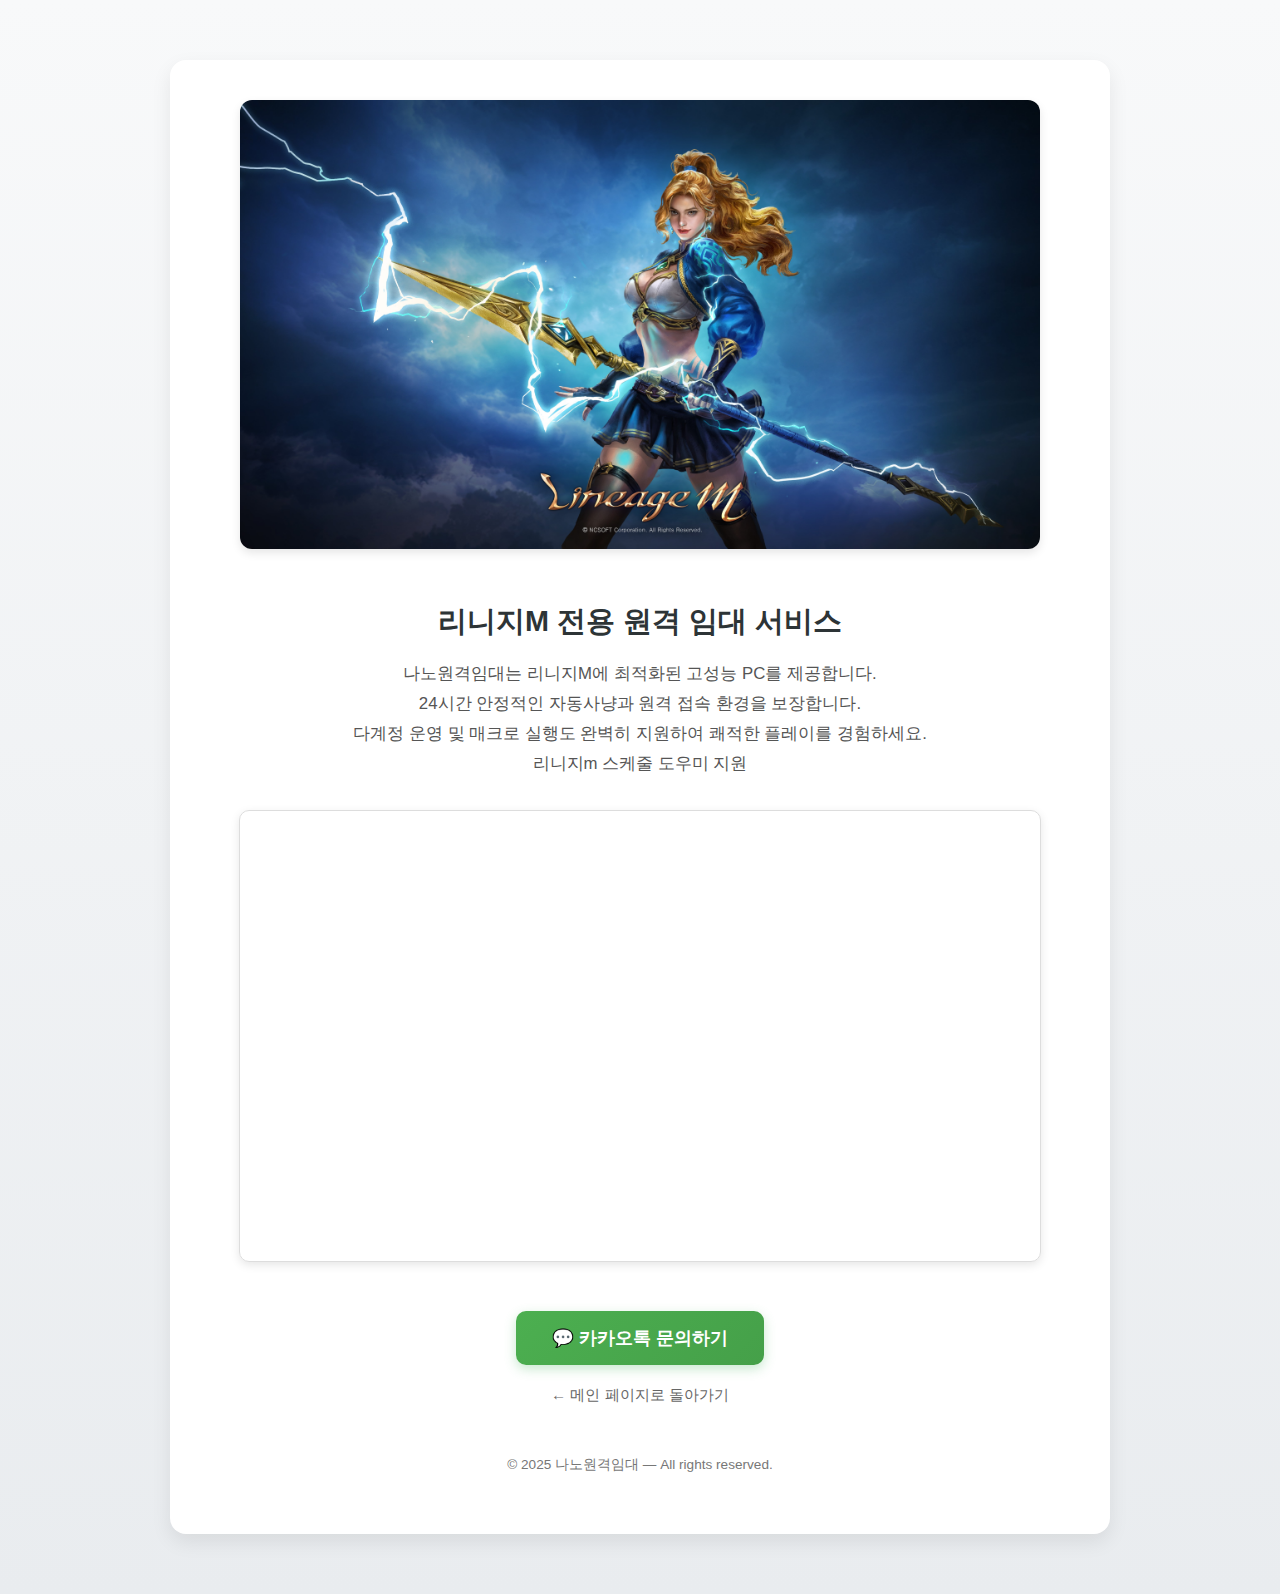
<file: game/lineagem.html>
<!DOCTYPE html>
<html lang="ko">
<head>
  <meta charset="UTF-8">
  <meta name="viewport" content="width=device-width, initial-scale=1.0">
  <title>리니지M 원격 임대 | 나노원격</title>

  <!-- 🔍 SEO 기본 메타 -->
  <meta name="description" content="리니지M 전용 원격 임대 서비스. 기반 고성능 PC로 24시간 안정적인 접속과 자동사냥을 제공합니다.">
  <meta name="keywords" content="리니지M, 원격 임대, 리니지M 원격, 게임 PC 임대, 나노원격, 리니지M 자동사냥, 리니지M 멀티클라">
  <meta name="author" content="나노원격">

  <!-- ✅ OG (SNS 공유용) -->
  <meta property="og:type" content="website">
  <meta property="og:title" content="리니지M 원격 임대 | 나노원격">
  <meta property="og:description" content="리니지M에 최적화된 나노원격 PC 임대 서비스. 안정적 24시간 접속과 완벽한 자동사냥 지원.">
  <meta property="og:image" content="https://나노원격임대.xyz/images/game/og-lineagem.jpg">
  <meta property="og:url" content="https://나노원격임대.xyz/game/lineagem/">
  <meta property="og:site_name" content="나노원격임대">

  <!-- 🐦 Twitter 카드 -->
  <meta name="twitter:card" content="summary_large_image">
  <meta name="twitter:title" content="리니지M 원격 임대 | 나노원격">
  <meta name="twitter:description" content="리니지M 전용 원격 임대, 고성능 Ryzen 시스템으로 안정적인 멀티 운영 지원.">
  <meta name="twitter:image" content="https://나노원격임대.xyz/images/game/og-lineagem.jpg">

  <!-- 🔗 Canonical URL -->
  <link rel="canonical" href="https://나노원격임대.xyz/game/lineagem/">

  <style>
    body {
      font-family: 'Noto Sans KR', 'Segoe UI', Tahoma, Geneva, Verdana, sans-serif;
      margin: 0;
      padding: 0;
      background: linear-gradient(180deg, #f8f9fa 0%, #e9ecef 100%);
      color: #333;
    }

    .container {
      max-width: 900px;
      margin: 60px auto;
      background-color: #fff;
      border-radius: 16px;
      box-shadow: 0 8px 20px rgba(0, 0, 0, 0.08);
      padding: 40px 20px 60px;
      text-align: center;
      animation: fadeIn 0.8s ease-out;
    }

    @keyframes fadeIn {
      from { opacity: 0; transform: translateY(15px); }
      to { opacity: 1; transform: translateY(0); }
    }

    .banner img {
      width: 100%;
      max-width: 800px;
      border-radius: 12px;
      margin-bottom: 25px;
      box-shadow: 0 4px 10px rgba(0,0,0,0.1);
      transition: transform 0.3s ease;
    }

    .banner img:hover {
      transform: scale(1.02);
    }

    .intro h2 {
      font-size: 1.8rem;
      margin-bottom: 10px;
      color: #2d3436;
    }

    .intro p {
      font-size: 1.05rem;
      line-height: 1.8;
      color: #555;
      margin-bottom: 30px;
    }

    .video iframe {
      width: 100%;
      max-width: 800px;
      height: 450px;
      border-radius: 10px;
      border: 1px solid #ddd;
      box-shadow: 0 3px 10px rgba(0,0,0,0.1);
    }

    .buttons {
      margin-top: 45px;
    }

    .btn {
      display: inline-block;
      padding: 15px 36px;
      border-radius: 10px;
      background: linear-gradient(135deg, #4CAF50, #45a049);
      color: white;
      text-decoration: none;
      font-size: 1.1rem;
      font-weight: 600;
      box-shadow: 0 4px 12px rgba(72, 180, 97, 0.3);
      transition: all 0.25s ease;
    }

    .btn:hover {
      background: linear-gradient(135deg, #45a049, #3e8e41);
      transform: translateY(-2px);
      box-shadow: 0 6px 16px rgba(72, 180, 97, 0.4);
    }

    .back-home {
      display: inline-block;
      margin-top: 20px;
      color: #666;
      text-decoration: none;
      font-size: 0.95rem;
      transition: color 0.2s;
    }

    .back-home:hover {
      color: #111;
      text-decoration: underline;
    }

    footer {
      text-align: center;
      color: #777;
      font-size: 0.85rem;
      margin-top: 50px;
    }

    @media (max-width: 768px) {
      .container {
        margin: 30px 10px;
        padding: 25px 15px;
      }
      .intro h2 { font-size: 1.5rem; }
      .video iframe { height: 230px; }
      .btn { font-size: 1rem; padding: 12px 28px; }
    }
  </style>
</head>
<body>
  <div class="container">
    <div class="banner">
      <img src="/images/game/lineage.jpg" alt="리니지M 배너 이미지">
    </div>

    <div class="intro">
      <h2>리니지M 전용 원격 임대 서비스</h2>
      <p>
        나노원격임대는 리니지M에 최적화된 고성능 PC를 제공합니다.<br>
        24시간 안정적인 자동사냥과 원격 접속 환경을 보장합니다.<br>
        다계정 운영 및 매크로 실행도 완벽히 지원하여 쾌적한 플레이를 경험하세요.<br>
        리니지m 스케줄 도우미 지원
      </p>
    </div>

    <div class="video">
      <!-- ✅ 유튜브 embed 형식 (v= → embed/ 로 변경됨) -->
      <iframe src="https://youtu.be/Po7dlMgTqVE?si=0NbFjcF51h8OkT3B"
              title="리니지M 소개 영상"
              allow="accelerometer; autoplay; clipboard-write; encrypted-media; gyroscope; picture-in-picture"
              allowfullscreen>
      </iframe>
    </div>

    <div class="buttons">
      <a href="https://open.kakao.com/o/gdQUrDrh" class="btn">💬 카카오톡 문의하기</a><br>
      <a href="https://나노원격임대.xyz" class="back-home">← 메인 페이지로 돌아가기</a>
    </div>

    <footer>
      © 2025 나노원격임대 — All rights reserved.
    </footer>
  </div>
</body>
</html>
</file>
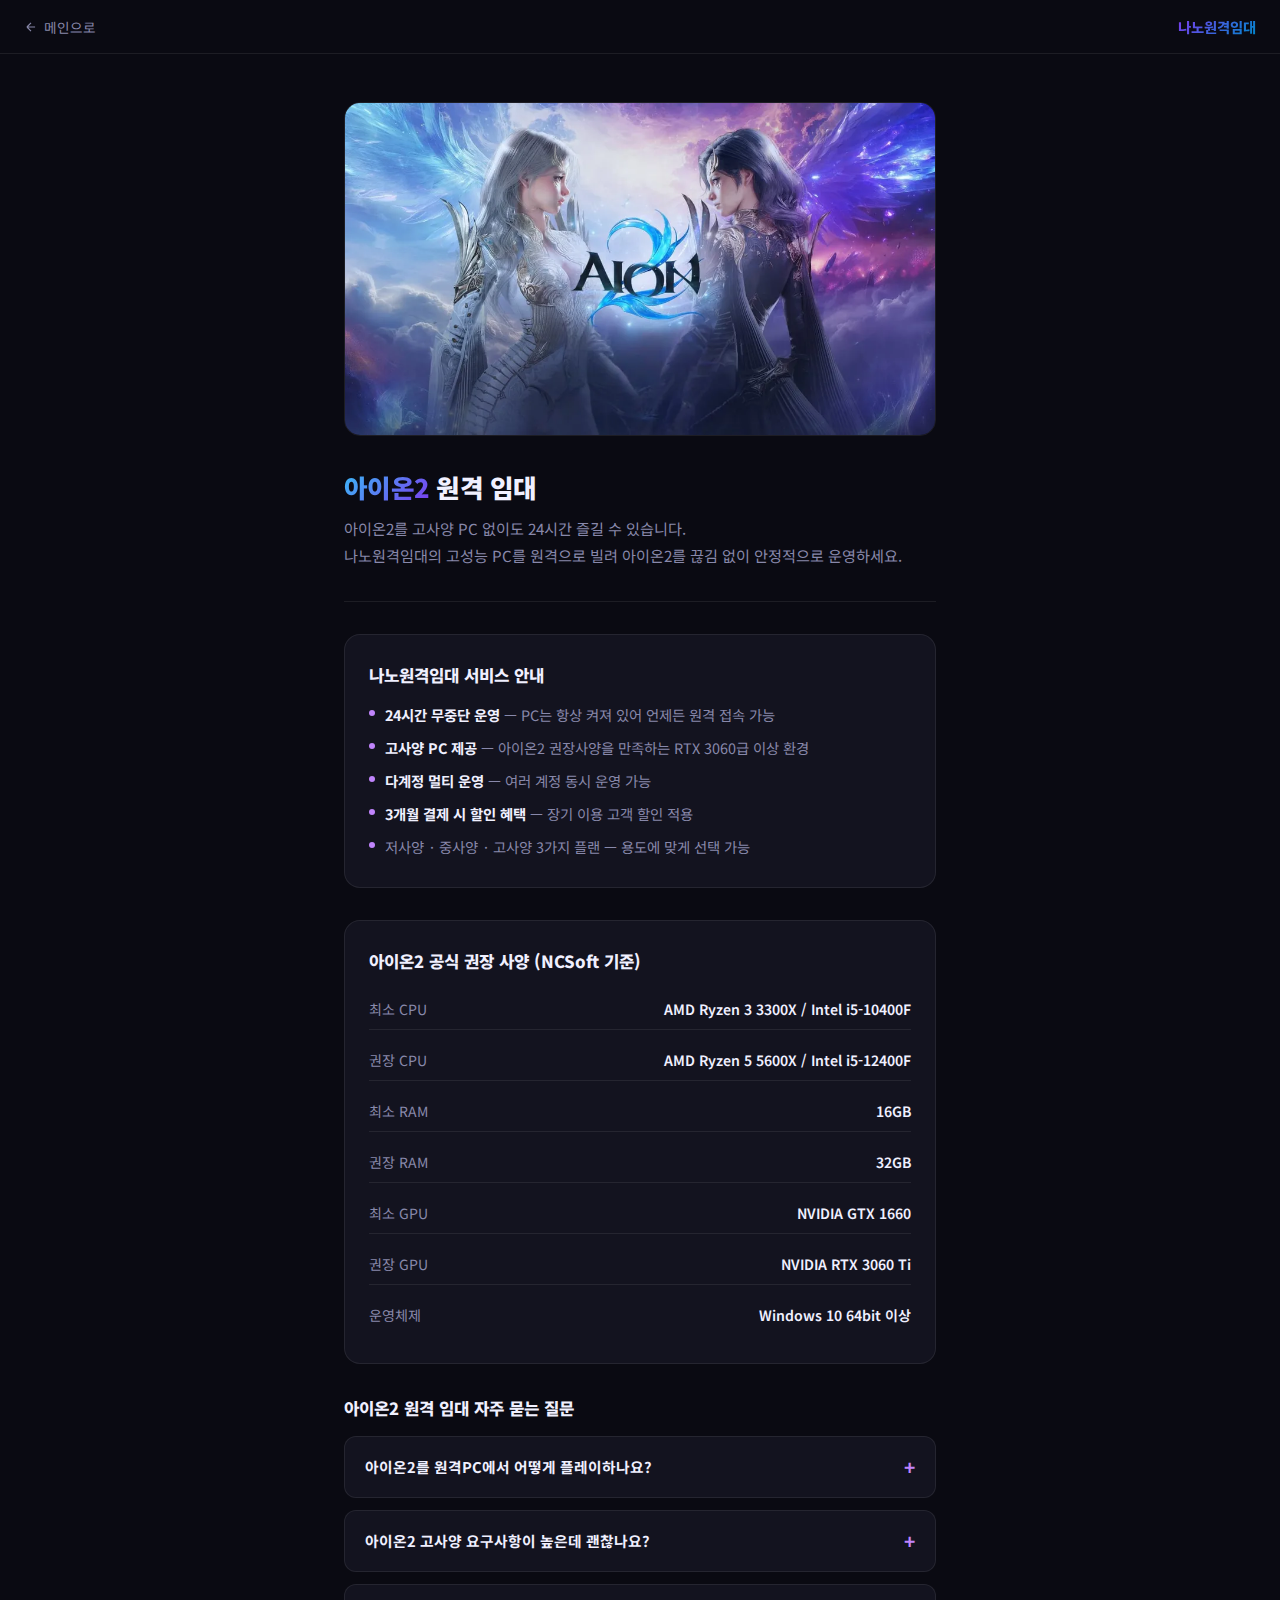
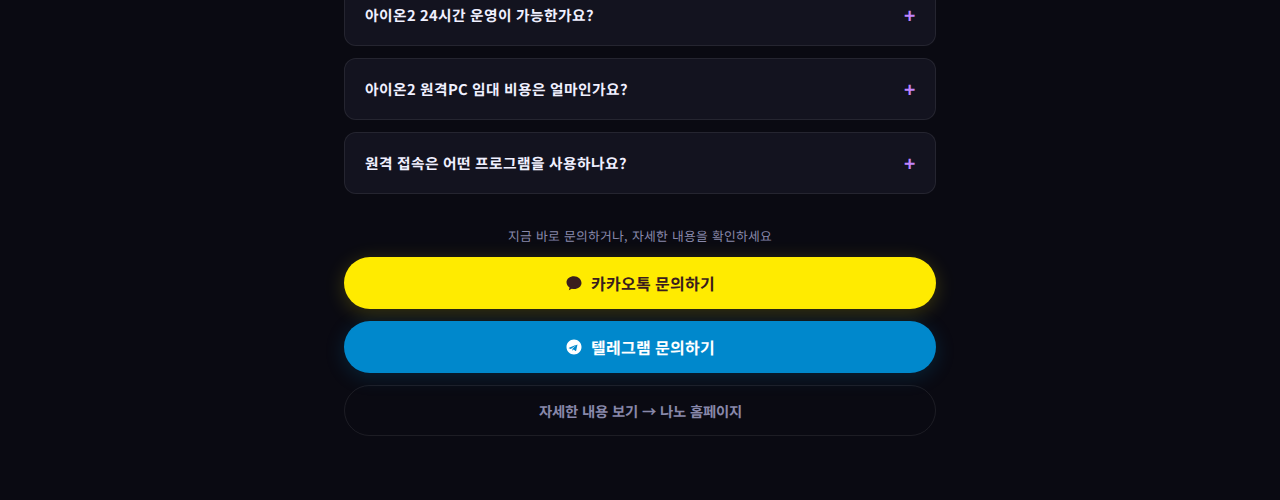
<file: game/game/aion2.html>
<!DOCTYPE html>
<html lang="ko">
<head>
  <meta charset="UTF-8">
  <meta name="viewport" content="width=device-width, initial-scale=1.0">
  <title>아이온2 원격 임대 | 아이온2 원격PC 24시간 | 나노원격임대</title>
  <meta name="description" content="아이온2 원격PC 임대 서비스. 아이온2 24시간 무중단 운영, 다계정 멀티, 고사양 PC 없이도 아이온2 즐기기 가능.">
  <meta property="og:title" content="아이온2 원격 임대 | 아이온2 원격PC 24시간">
  <meta property="og:description" content="아이온2 원격PC 임대 서비스. 아이온2 24시간 무중단 운영, 다계정 멀티, 고사양 PC 없이도 아이온2 즐기기 가능.">
  <meta property="og:image" content="https://원격임대.com/game/gimg/aion2.webp">
  <meta property="og:url" content="https://원격임대.com/game/game/aion2.html">
  <link rel="canonical" href="https://원격임대.com/game/game/aion2.html">
  <link rel="preconnect" href="https://fonts.googleapis.com">
  <link rel="preconnect" href="https://fonts.gstatic.com" crossorigin>
  <link href="https://fonts.googleapis.com/css2?family=Noto+Sans+KR:wght@400;600;700;800;900&display=swap" rel="stylesheet">
  <style>
    :root {
      --bg:       #0a0a12;
      --card:     #13131f;
      --border:   rgba(255,255,255,0.08);
      --text:     #f0f0ff;
      --muted:    #8888aa;
      --accent:   #c084fc;
      --gold:     #f59e0b;
      --kakao:    #ffeb00;
      --telegram: #0088cc;
      --radius:   16px;
    }

    *, *::before, *::after { box-sizing: border-box; margin: 0; padding: 0; }
    html { scroll-behavior: smooth; }

    body {
      background: var(--bg);
      color: var(--text);
      font-family: 'Noto Sans KR', sans-serif;
      min-height: 100svh;
      display: flex;
      flex-direction: column;
      align-items: center;
    }

    .top-bar {
      width: 100%;
      padding: 16px 24px;
      display: flex;
      align-items: center;
      justify-content: space-between;
      border-bottom: 1px solid var(--border);
    }
    .back-link {
      display: flex;
      align-items: center;
      gap: 6px;
      font-size: 0.85rem;
      color: var(--muted);
      text-decoration: none;
      transition: color 0.2s;
    }
    .back-link:hover { color: var(--text); }
    .site-name {
      font-size: 0.9rem;
      font-weight: 800;
      background: linear-gradient(135deg, #7c3aed, #0088cc);
      -webkit-background-clip: text;
      -webkit-text-fill-color: transparent;
      background-clip: text;
    }

    .wrap {
      width: 100%;
      max-width: 640px;
      padding: 48px 24px 64px;
      display: flex;
      flex-direction: column;
      gap: 32px;
    }

    .game-image {
      width: 100%;
      border-radius: var(--radius);
      overflow: hidden;
      border: 1px solid var(--border);
    }
    .game-image img {
      width: 100%;
      height: auto;
      display: block;
    }

    .game-title {
      font-size: 1.6rem;
      font-weight: 900;
      letter-spacing: -0.02em;
      color: var(--text);
    }
    .game-title span {
      background: linear-gradient(135deg, #38bdf8, #7c3aed);
      -webkit-background-clip: text;
      -webkit-text-fill-color: transparent;
      background-clip: text;
    }
    .game-desc {
      font-size: 0.95rem;
      color: var(--muted);
      line-height: 1.8;
      margin-top: 10px;
    }

    hr {
      border: none;
      border-top: 1px solid var(--border);
    }

    .service-card {
      background: var(--card);
      border: 1px solid var(--border);
      border-radius: var(--radius);
      padding: 28px 24px;
      display: flex;
      flex-direction: column;
      gap: 16px;
    }
    .service-card h2 { font-size: 1.05rem; font-weight: 800; }
    .service-list {
      list-style: none;
      display: flex;
      flex-direction: column;
      gap: 10px;
    }
    .service-list li {
      display: flex;
      align-items: flex-start;
      gap: 10px;
      font-size: 0.9rem;
      color: var(--muted);
      line-height: 1.6;
    }
    .service-list li .dot {
      width: 6px;
      height: 6px;
      border-radius: 50%;
      background: var(--accent);
      flex-shrink: 0;
      margin-top: 7px;
    }
    .service-list li strong { color: var(--text); }

    .cta { display: flex; flex-direction: column; gap: 12px; }
    .cta-label { font-size: 0.8rem; color: var(--muted); text-align: center; }
    .btn {
      display: flex;
      align-items: center;
      justify-content: center;
      gap: 8px;
      padding: 14px;
      border-radius: 50px;
      font-size: 1rem;
      font-weight: 700;
      font-family: inherit;
      text-decoration: none;
      transition: transform 0.2s, box-shadow 0.2s;
    }
    .btn:hover { transform: translateY(-2px); }
    .btn-kakao { background: var(--kakao); color: #3a1d1d; box-shadow: 0 4px 20px rgba(255,235,0,0.2); }
    .btn-telegram { background: var(--telegram); color: #fff; box-shadow: 0 4px 20px rgba(0,136,204,0.2); }
    .btn-main { background: transparent; color: var(--muted); border: 1px solid var(--border); font-size: 0.9rem; }
    .btn-main:hover { color: var(--text); border-color: rgba(255,255,255,0.2); }

    .spec-card {
      background: var(--card);
      border: 1px solid var(--border);
      border-radius: var(--radius);
      padding: 28px 24px;
      display: flex;
      flex-direction: column;
      gap: 16px;
    }
    .spec-card h2 { font-size: 1.05rem; font-weight: 800; }
    .spec-table { display: flex; flex-direction: column; gap: 10px; }
    .spec-row {
      display: flex;
      justify-content: space-between;
      align-items: center;
      font-size: 0.88rem;
      padding: 10px 0;
      border-bottom: 1px solid var(--border);
    }
    .spec-row:last-child { border-bottom: none; }
    .spec-label { color: var(--muted); flex-shrink: 0; }
    .spec-value { color: var(--text); font-weight: 600; text-align: right; }

    .faq-section { display: flex; flex-direction: column; gap: 12px; }
    .faq-section h2 { font-size: 1.05rem; font-weight: 800; margin-bottom: 4px; }
    details {
      background: var(--card);
      border: 1px solid var(--border);
      border-radius: 12px;
      overflow: hidden;
    }
    details[open] { border-color: rgba(192,132,252,0.3); }
    summary {
      padding: 16px 20px;
      font-size: 0.92rem;
      font-weight: 700;
      cursor: pointer;
      list-style: none;
      display: flex;
      justify-content: space-between;
      align-items: center;
      gap: 12px;
    }
    summary::-webkit-details-marker { display: none; }
    summary::after { content: '+'; font-size: 1.2rem; color: var(--accent); flex-shrink: 0; }
    details[open] summary::after { content: '−'; }
    .faq-body {
      padding: 0 20px 16px;
      font-size: 0.88rem;
      color: var(--muted);
      line-height: 1.8;
    }
  </style>
</head>
<body>

  <div class="top-bar">
    <a href="../../index.html" class="back-link">
      <svg width="14" height="14" viewBox="0 0 24 24" fill="none" stroke="currentColor" stroke-width="2"><path d="M19 12H5M5 12l7-7M5 12l7 7"/></svg>
      메인으로
    </a>
    <span class="site-name">나노원격임대</span>
  </div>

  <div class="wrap">

    <div class="game-image">
      <img src="../gimg/aion2.webp" alt="아이온2" loading="eager">
    </div>

    <div>
      <h1 class="game-title"><span>아이온2</span> 원격 임대</h1>
      <p class="game-desc">
        아이온2를 고사양 PC 없이도 24시간 즐길 수 있습니다.<br>
        나노원격임대의 고성능 PC를 원격으로 빌려 아이온2를 끊김 없이 안정적으로 운영하세요.
      </p>
    </div>

    <hr>

    <div class="service-card">
      <h2>나노원격임대 서비스 안내</h2>
      <ul class="service-list">
        <li>
          <span class="dot"></span>
          <span><strong>24시간 무중단 운영</strong> — PC는 항상 켜져 있어 언제든 원격 접속 가능</span>
        </li>
        <li>
          <span class="dot"></span>
          <span><strong>고사양 PC 제공</strong> — 아이온2 권장사양을 만족하는 RTX 3060급 이상 환경</span>
        </li>
        <li>
          <span class="dot"></span>
          <span><strong>다계정 멀티 운영</strong> — 여러 계정 동시 운영 가능</span>
        </li>
        <li>
          <span class="dot"></span>
          <span><strong>3개월 결제 시 할인 혜택</strong> — 장기 이용 고객 할인 적용</span>
        </li>
        <li>
          <span class="dot"></span>
          <span>저사양 · 중사양 · 고사양 3가지 플랜 — 용도에 맞게 선택 가능</span>
        </li>
      </ul>
    </div>

    <div class="spec-card">
      <h2>아이온2 공식 권장 사양 (NCSoft 기준)</h2>
      <div class="spec-table">
        <div class="spec-row">
          <span class="spec-label">최소 CPU</span>
          <span class="spec-value">AMD Ryzen 3 3300X / Intel i5-10400F</span>
        </div>
        <div class="spec-row">
          <span class="spec-label">권장 CPU</span>
          <span class="spec-value">AMD Ryzen 5 5600X / Intel i5-12400F</span>
        </div>
        <div class="spec-row">
          <span class="spec-label">최소 RAM</span>
          <span class="spec-value">16GB</span>
        </div>
        <div class="spec-row">
          <span class="spec-label">권장 RAM</span>
          <span class="spec-value">32GB</span>
        </div>
        <div class="spec-row">
          <span class="spec-label">최소 GPU</span>
          <span class="spec-value">NVIDIA GTX 1660</span>
        </div>
        <div class="spec-row">
          <span class="spec-label">권장 GPU</span>
          <span class="spec-value">NVIDIA RTX 3060 Ti</span>
        </div>
        <div class="spec-row">
          <span class="spec-label">운영체제</span>
          <span class="spec-value">Windows 10 64bit 이상</span>
        </div>
      </div>
    </div>

    <div class="faq-section">
      <h2>아이온2 원격 임대 자주 묻는 질문</h2>

      <details>
        <summary>아이온2를 원격PC에서 어떻게 플레이하나요?</summary>
        <div class="faq-body">원격PC에 아이온2 클라이언트가 설치되어 있습니다. 원격 접속 후 바로 실행하시면 됩니다. 별도 설치나 설정은 필요 없습니다.</div>
      </details>

      <details>
        <summary>아이온2 고사양 요구사항이 높은데 괜찮나요?</summary>
        <div class="faq-body">네, 나노원격임대의 PC는 아이온2 권장사양(RTX 3060급)을 충족하는 고성능 환경입니다. 본인 PC 사양이 부족해도 원격PC로 쾌적하게 플레이 가능합니다.</div>
      </details>

      <details>
        <summary>아이온2 24시간 운영이 가능한가요?</summary>
        <div class="faq-body">네, 가능합니다. 원격PC는 24시간 켜져 있어 접속을 끊어도 게임이 계속 실행됩니다.</div>
      </details>

      <details>
        <summary>아이온2 원격PC 임대 비용은 얼마인가요?</summary>
        <div class="faq-body">저사양·중사양·고사양 3가지 플랜이 있으며, 3개월 결제 시 할인 혜택이 적용됩니다. 정확한 금액은 카카오톡 또는 텔레그램으로 문의해주세요.</div>
      </details>

      <details>
        <summary>원격 접속은 어떤 프로그램을 사용하나요?</summary>
        <div class="faq-body">AnyDesk 또는 Chrome 원격 데스크톱을 사용합니다. 스마트폰, 태블릿, PC 어디서든 접속 가능합니다.</div>
      </details>
    </div>

    <div class="cta">
      <p class="cta-label">지금 바로 문의하거나, 자세한 내용을 확인하세요</p>
      <a href="https://open.kakao.com/o/gdQUrDrh" target="_blank" class="btn btn-kakao">
        <svg width="18" height="18" viewBox="0 0 24 24" fill="currentColor"><path d="M12 3C6.477 3 2 6.477 2 11c0 2.937 1.635 5.5 4.11 7.1l-.97 3.57 3.94-2.06C10.3 19.87 11.13 20 12 20c5.523 0 10-3.477 10-8s-4.477-9-10-9z"/></svg>
        카카오톡 문의하기
      </a>
      <a href="https://t.me/nano1computer" target="_blank" class="btn btn-telegram">
        <svg width="18" height="18" viewBox="0 0 24 24" fill="currentColor"><path d="M12 2C6.48 2 2 6.48 2 12s4.48 10 10 10 10-4.48 10-10S17.52 2 12 2zm4.64 6.8l-1.69 7.96c-.12.56-.45.7-.91.43l-2.52-1.86-1.22 1.17c-.13.13-.25.25-.51.25l.18-2.58 4.67-4.22c.2-.18-.04-.28-.31-.1L7.74 14.5 5.25 13.73c-.55-.17-.56-.55.12-.82l8.9-3.43c.46-.17.87.11.37.32z"/></svg>
        텔레그램 문의하기
      </a>
      <a href="../../index.html" class="btn btn-main">
        자세한 내용 보기 → 나노 홈페이지
      </a>
    </div>

  </div>

</body>
</html>
</file>
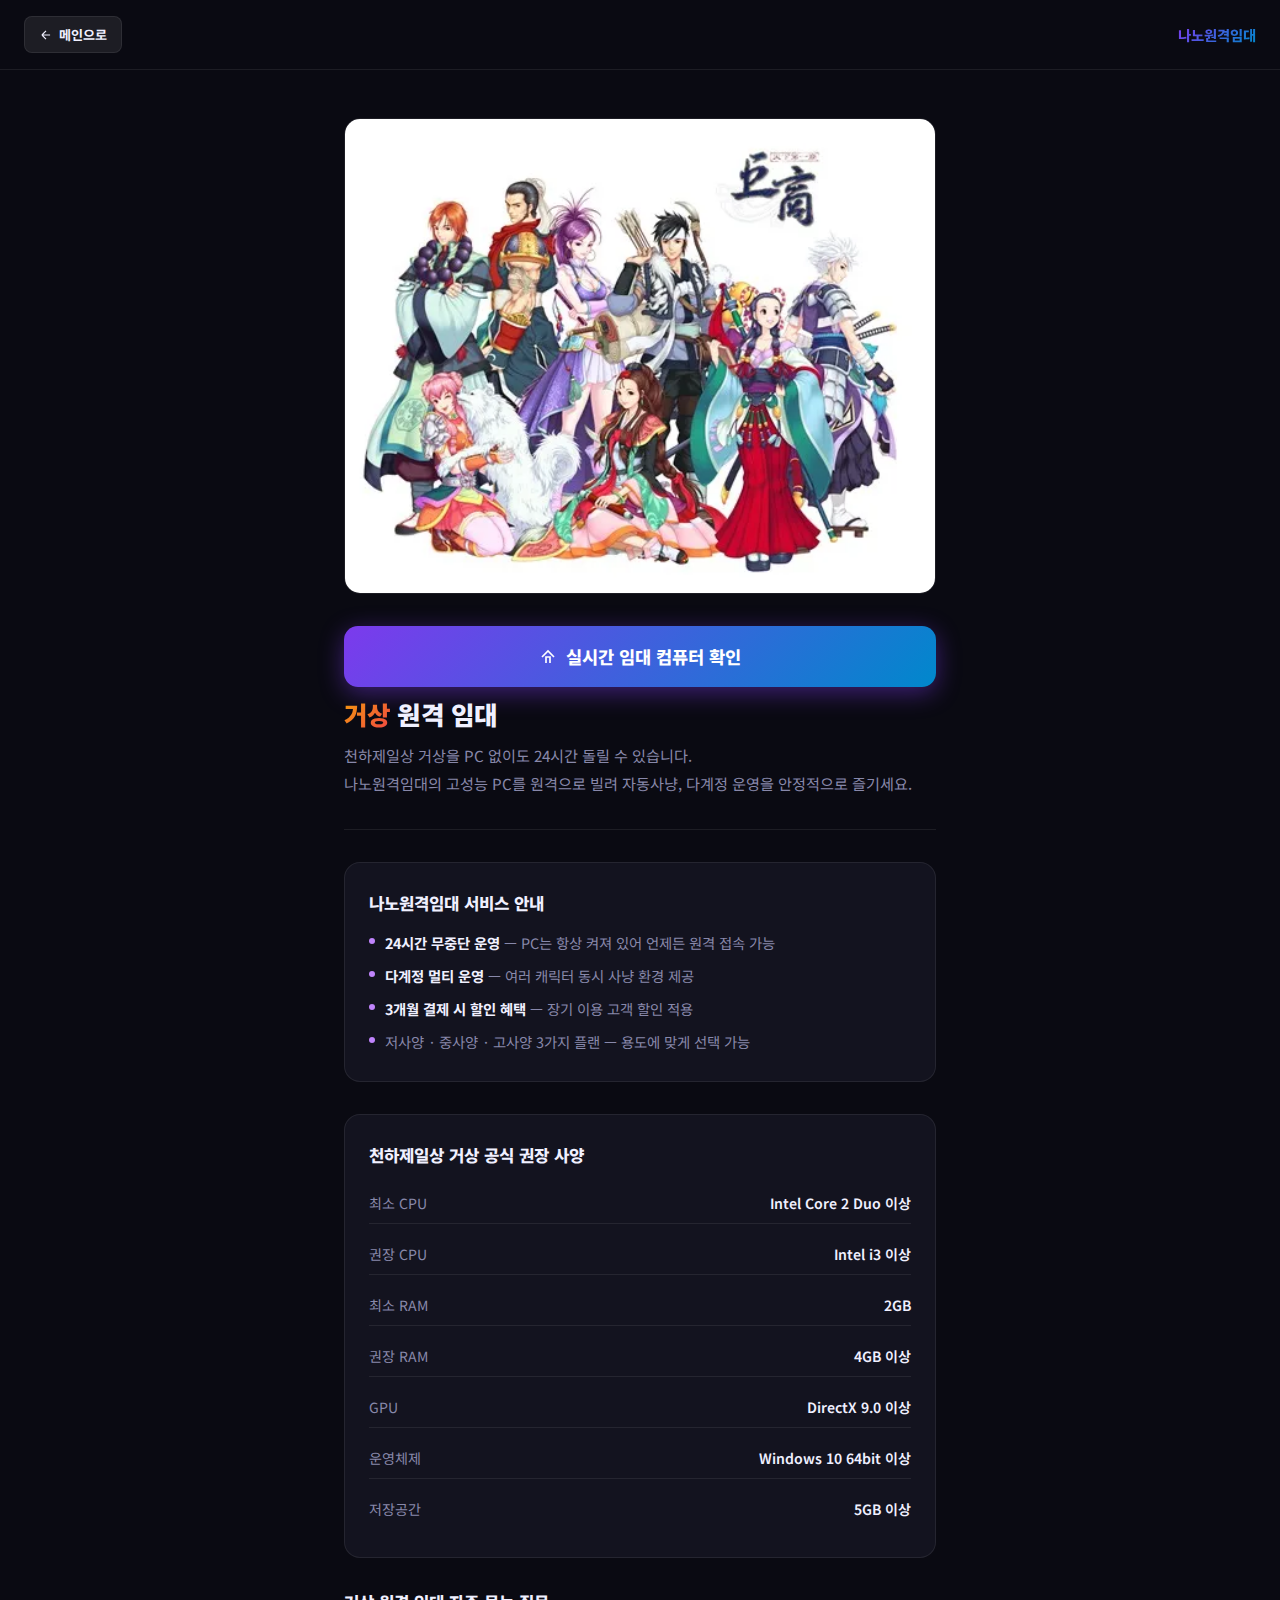
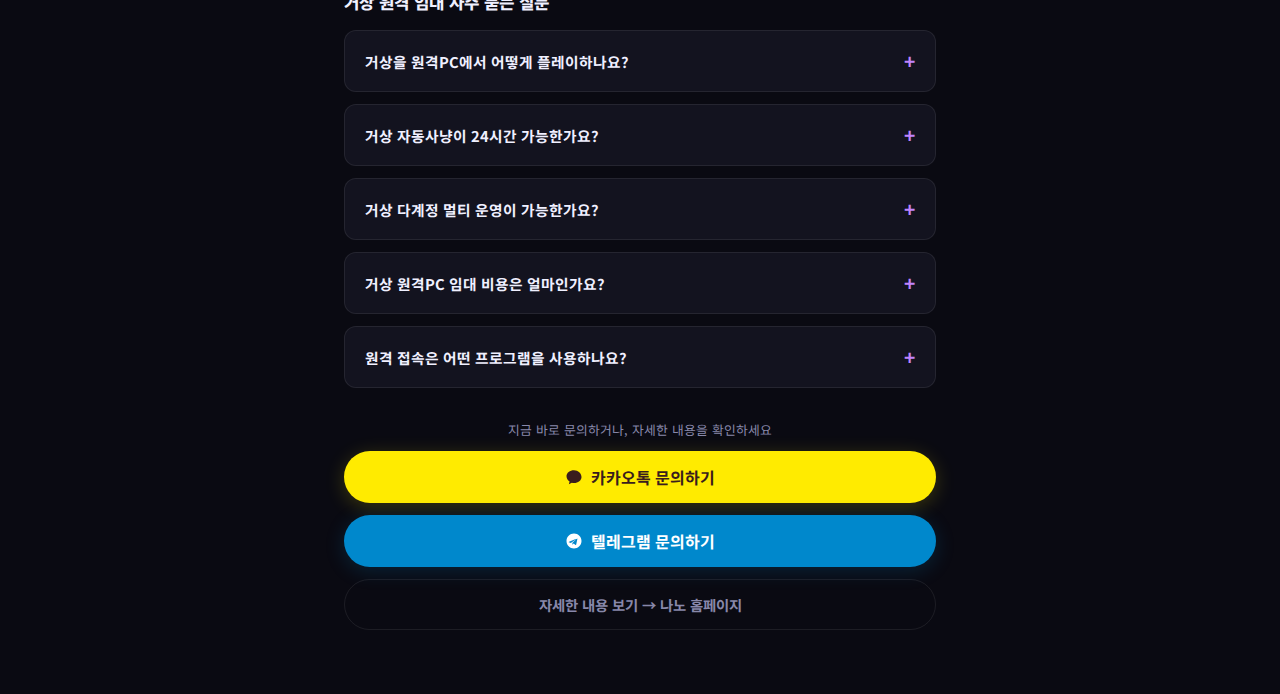
<file: game/game/gs.html>
<!DOCTYPE html>
<html lang="ko">
<head>
  <meta charset="UTF-8">
  <meta name="viewport" content="width=device-width, initial-scale=1.0">
  <title>거상 원격 임대 | 천하제일상 거상 자동사냥 원격PC | 나노원격임대</title>
  <meta name="description" content="거상 원격PC 임대 서비스. 천하제일상 거상 24시간 자동사냥, 다계정 멀티 운영, 저사양 PC 없이도 거상 무한사냥 가능.">
  <meta name="keywords" content="거상 원격PC, 거상 원격임대, 거상 자동사냥, 거상 다계정, 거상 무한사냥, 거상 PC임대, 천하제일상 거상 원격임대, 원격PC 임대, 나노원격임대">
  <meta property="og:title" content="거상 원격 임대 | 천하제일상 거상 자동사냥 원격PC">
  <meta property="og:description" content="거상 원격PC 임대 서비스. 천하제일상 거상 24시간 자동사냥, 다계정 멀티 운영, 저사양 PC 없이도 거상 무한사냥 가능.">
  <meta property="og:image" content="https://원격임대.com/game/gimg/gs.webp">
  <meta property="og:url" content="https://원격임대.com/game/game/gs.html">
  <link rel="canonical" href="https://원격임대.com/game/game/gs.html">
  <link rel="icon" type="image/png" sizes="32x32" href="../../images/favicon-32x32.png">
  <link rel="icon" type="image/png" sizes="16x16" href="../../images/favicon-16x16.png">
  <meta property="og:site_name" content="나노원격임대">
  <meta property="og:type" content="website">
  <link rel="preconnect" href="https://fonts.googleapis.com">
  <link rel="preconnect" href="https://fonts.gstatic.com" crossorigin>
  <link href="https://fonts.googleapis.com/css2?family=Noto+Sans+KR:wght@400;600;700;800;900&display=swap" rel="stylesheet">
  <style>
    :root{--bg:#0a0a12;--card:#13131f;--border:rgba(255,255,255,0.08);--text:#f0f0ff;--muted:#8888aa;--accent:#c084fc;--gold:#f59e0b;--kakao:#ffeb00;--telegram:#0088cc;--radius:16px;}
    *,*::before,*::after{box-sizing:border-box;margin:0;padding:0;}
    html{scroll-behavior:smooth;}
    body{background:var(--bg);color:var(--text);font-family:'Noto Sans KR',sans-serif;min-height:100svh;display:flex;flex-direction:column;align-items:center;}
    .top-bar{width:100%;padding:16px 24px;display:flex;align-items:center;justify-content:space-between;border-bottom:1px solid var(--border);}
    .back-link{display:inline-flex;align-items:center;gap:6px;font-size:0.82rem;font-weight:700;color:var(--text);text-decoration:none;background:rgba(255,255,255,0.08);border:1px solid var(--border);padding:8px 14px;border-radius:8px;transition:background 0.2s;}
    .back-link:hover{background:rgba(255,255,255,0.16);}
    .site-name{font-size:0.9rem;font-weight:800;background:linear-gradient(135deg,#7c3aed,#0088cc);-webkit-background-clip:text;-webkit-text-fill-color:transparent;background-clip:text;}
    .home-btn{display:flex;align-items:center;justify-content:center;gap:10px;font-size:1.1rem;font-weight:800;color:#fff;text-decoration:none;background:linear-gradient(135deg,#7c3aed,#0088cc);padding:18px 28px;border-radius:14px;box-shadow:0 6px 24px rgba(124,58,237,0.45);transition:opacity 0.2s,transform 0.15s;margin-bottom:8px;}
    .home-btn:hover{opacity:0.9;transform:translateY(-2px);}
    .wrap{width:100%;max-width:640px;padding:48px 24px 64px;display:flex;flex-direction:column;gap:32px;}
    .game-image{width:100%;border-radius:var(--radius);overflow:hidden;border:1px solid var(--border);}
    .game-image img{width:100%;height:auto;display:block;}
    .game-title{font-size:1.6rem;font-weight:900;letter-spacing:-0.02em;}
    .game-title span{background:linear-gradient(135deg,#f59e0b,#ef4444);-webkit-background-clip:text;-webkit-text-fill-color:transparent;background-clip:text;}
    .game-desc{font-size:0.95rem;color:var(--muted);line-height:1.8;margin-top:10px;}
    hr{border:none;border-top:1px solid var(--border);}
    .service-card{background:var(--card);border:1px solid var(--border);border-radius:var(--radius);padding:28px 24px;display:flex;flex-direction:column;gap:16px;}
    .service-card h2{font-size:1.05rem;font-weight:800;}
    .service-list{list-style:none;display:flex;flex-direction:column;gap:10px;}
    .service-list li{display:flex;align-items:flex-start;gap:10px;font-size:0.9rem;color:var(--muted);line-height:1.6;}
    .service-list li .dot{width:6px;height:6px;border-radius:50%;background:var(--accent);flex-shrink:0;margin-top:7px;}
    .service-list li strong{color:var(--text);}
    .cta{display:flex;flex-direction:column;gap:12px;}
    .cta-label{font-size:0.8rem;color:var(--muted);text-align:center;}
    .btn{display:flex;align-items:center;justify-content:center;gap:8px;padding:14px;border-radius:50px;font-size:1rem;font-weight:700;font-family:inherit;text-decoration:none;transition:transform 0.2s;}
    .btn:hover{transform:translateY(-2px);}
    .btn-kakao{background:var(--kakao);color:#3a1d1d;box-shadow:0 4px 20px rgba(255,235,0,0.2);}
    .btn-telegram{background:var(--telegram);color:#fff;box-shadow:0 4px 20px rgba(0,136,204,0.2);}
    .btn-main{background:transparent;color:var(--muted);border:1px solid var(--border);font-size:0.9rem;}
    .btn-main:hover{color:var(--text);border-color:rgba(255,255,255,0.2);}
    .spec-card{background:var(--card);border:1px solid var(--border);border-radius:var(--radius);padding:28px 24px;display:flex;flex-direction:column;gap:16px;}
    .spec-card h2{font-size:1.05rem;font-weight:800;}
    .spec-table{display:flex;flex-direction:column;gap:10px;}
    .spec-row{display:flex;justify-content:space-between;align-items:center;font-size:0.88rem;padding:10px 0;border-bottom:1px solid var(--border);}
    .spec-row:last-child{border-bottom:none;}
    .spec-label{color:var(--muted);flex-shrink:0;}
    .spec-value{color:var(--text);font-weight:600;text-align:right;}
    .faq-section{display:flex;flex-direction:column;gap:12px;}
    .faq-section h2{font-size:1.05rem;font-weight:800;margin-bottom:4px;}
    details{background:var(--card);border:1px solid var(--border);border-radius:12px;overflow:hidden;}
    details[open]{border-color:rgba(192,132,252,0.3);}
    summary{padding:16px 20px;font-size:0.92rem;font-weight:700;cursor:pointer;list-style:none;display:flex;justify-content:space-between;align-items:center;gap:12px;}
    summary::-webkit-details-marker{display:none;}
    summary::after{content:'+';font-size:1.2rem;color:var(--accent);flex-shrink:0;}
    details[open] summary::after{content:'−';}
    .faq-body{padding:0 20px 16px;font-size:0.88rem;color:var(--muted);line-height:1.8;}
  </style>
</head>
<body>
  <div class="top-bar">
    <a href="../../index.html" class="back-link">
      <svg width="14" height="14" viewBox="0 0 24 24" fill="none" stroke="currentColor" stroke-width="2"><path d="M19 12H5M5 12l7-7M5 12l7 7"/></svg>
      메인으로
    </a>
    <span class="site-name">나노원격임대</span>
  </div>

  <div class="wrap">
    <div class="game-image">
      <img src="../gimg/gs.webp" alt="천하제일상 거상" loading="eager">
    </div>

    <div>
      <a href="../../index.html#options" class="home-btn">
        <svg width="16" height="16" viewBox="0 0 24 24" fill="none" stroke="currentColor" stroke-width="2.5"><path d="M3 12L12 3l9 9"/><path d="M9 21V12h6v9"/></svg>
        실시간 임대 컴퓨터 확인
      </a>
      <h1 class="game-title"><span>거상</span> 원격 임대</h1>
      <p class="game-desc">
        천하제일상 거상을 PC 없이도 24시간 돌릴 수 있습니다.<br>
        나노원격임대의 고성능 PC를 원격으로 빌려 자동사냥, 다계정 운영을 안정적으로 즐기세요.
      </p>
    </div>

    <hr>

    <div class="service-card">
      <h2>나노원격임대 서비스 안내</h2>
      <ul class="service-list">
        <li><span class="dot"></span><span><strong>24시간 무중단 운영</strong> — PC는 항상 켜져 있어 언제든 원격 접속 가능</span></li>
        <li><span class="dot"></span><span><strong>다계정 멀티 운영</strong> — 여러 캐릭터 동시 사냥 환경 제공</span></li>
        <li><span class="dot"></span><span><strong>3개월 결제 시 할인 혜택</strong> — 장기 이용 고객 할인 적용</span></li>
        <li><span class="dot"></span><span>저사양 · 중사양 · 고사양 3가지 플랜 — 용도에 맞게 선택 가능</span></li>
      </ul>
    </div>

    <div class="spec-card">
      <h2>천하제일상 거상 공식 권장 사양</h2>
      <div class="spec-table">
        <div class="spec-row"><span class="spec-label">최소 CPU</span><span class="spec-value">Intel Core 2 Duo 이상</span></div>
        <div class="spec-row"><span class="spec-label">권장 CPU</span><span class="spec-value">Intel i3 이상</span></div>
        <div class="spec-row"><span class="spec-label">최소 RAM</span><span class="spec-value">2GB</span></div>
        <div class="spec-row"><span class="spec-label">권장 RAM</span><span class="spec-value">4GB 이상</span></div>
        <div class="spec-row"><span class="spec-label">GPU</span><span class="spec-value">DirectX 9.0 이상</span></div>
        <div class="spec-row"><span class="spec-label">운영체제</span><span class="spec-value">Windows 10 64bit 이상</span></div>
        <div class="spec-row"><span class="spec-label">저장공간</span><span class="spec-value">5GB 이상</span></div>
      </div>
    </div>

    <div class="faq-section">
      <h2>거상 원격 임대 자주 묻는 질문</h2>
      <details>
        <summary>거상을 원격PC에서 어떻게 플레이하나요?</summary>
        <div class="faq-body">원격PC에 거상이 설치되어 있습니다. AnyDesk 또는 Chrome 원격 데스크톱으로 접속하면 바로 실행 가능합니다. 별도 설치나 설정은 필요 없습니다.</div>
      </details>
      <details>
        <summary>거상 자동사냥이 24시간 가능한가요?</summary>
        <div class="faq-body">네, 가능합니다. 원격PC는 24시간 켜져 있어 자동사냥을 중단 없이 운영할 수 있습니다. 접속을 끊어도 PC는 계속 작동합니다.</div>
      </details>
      <details>
        <summary>거상 다계정 멀티 운영이 가능한가요?</summary>
        <div class="faq-body">네, 가능합니다. 거상은 저사양 게임으로 여러 클라이언트를 동시에 실행해 다수의 캐릭터를 동시 운영할 수 있습니다.</div>
      </details>
      <details>
        <summary>거상 원격PC 임대 비용은 얼마인가요?</summary>
        <div class="faq-body">저사양·중사양·고사양 3가지 플랜이 있으며, 3개월 결제 시 할인 혜택이 적용됩니다. 정확한 금액은 카카오톡 또는 텔레그램으로 문의해주세요.</div>
      </details>
      <details>
        <summary>원격 접속은 어떤 프로그램을 사용하나요?</summary>
        <div class="faq-body">AnyDesk 또는 Chrome 원격 데스크톱을 사용합니다. 스마트폰, 태블릿, PC 어디서든 접속 가능합니다.</div>
      </details>
    </div>

    <div class="cta">
      <p class="cta-label">지금 바로 문의하거나, 자세한 내용을 확인하세요</p>
      <a href="https://open.kakao.com/o/gdQUrDrh" target="_blank" class="btn btn-kakao">
        <svg width="18" height="18" viewBox="0 0 24 24" fill="currentColor"><path d="M12 3C6.477 3 2 6.477 2 11c0 2.937 1.635 5.5 4.11 7.1l-.97 3.57 3.94-2.06C10.3 19.87 11.13 20 12 20c5.523 0 10-3.477 10-8s-4.477-9-10-9z"/></svg>
        카카오톡 문의하기
      </a>
      <a href="https://t.me/nano1computer" target="_blank" class="btn btn-telegram">
        <svg width="18" height="18" viewBox="0 0 24 24" fill="currentColor"><path d="M12 2C6.48 2 2 6.48 2 12s4.48 10 10 10 10-4.48 10-10S17.52 2 12 2zm4.64 6.8l-1.69 7.96c-.12.56-.45.7-.91.43l-2.52-1.86-1.22 1.17c-.13.13-.25.25-.51.25l.18-2.58 4.67-4.22c.2-.18-.04-.28-.31-.1L7.74 14.5 5.25 13.73c-.55-.17-.56-.55.12-.82l8.9-3.43c.46-.17.87.11.37.32z"/></svg>
        텔레그램 문의하기
      </a>
      <a href="../../index.html" class="btn btn-main">자세한 내용 보기 → 나노 홈페이지</a>
    </div>
  </div>
</body>
</html>
</file>
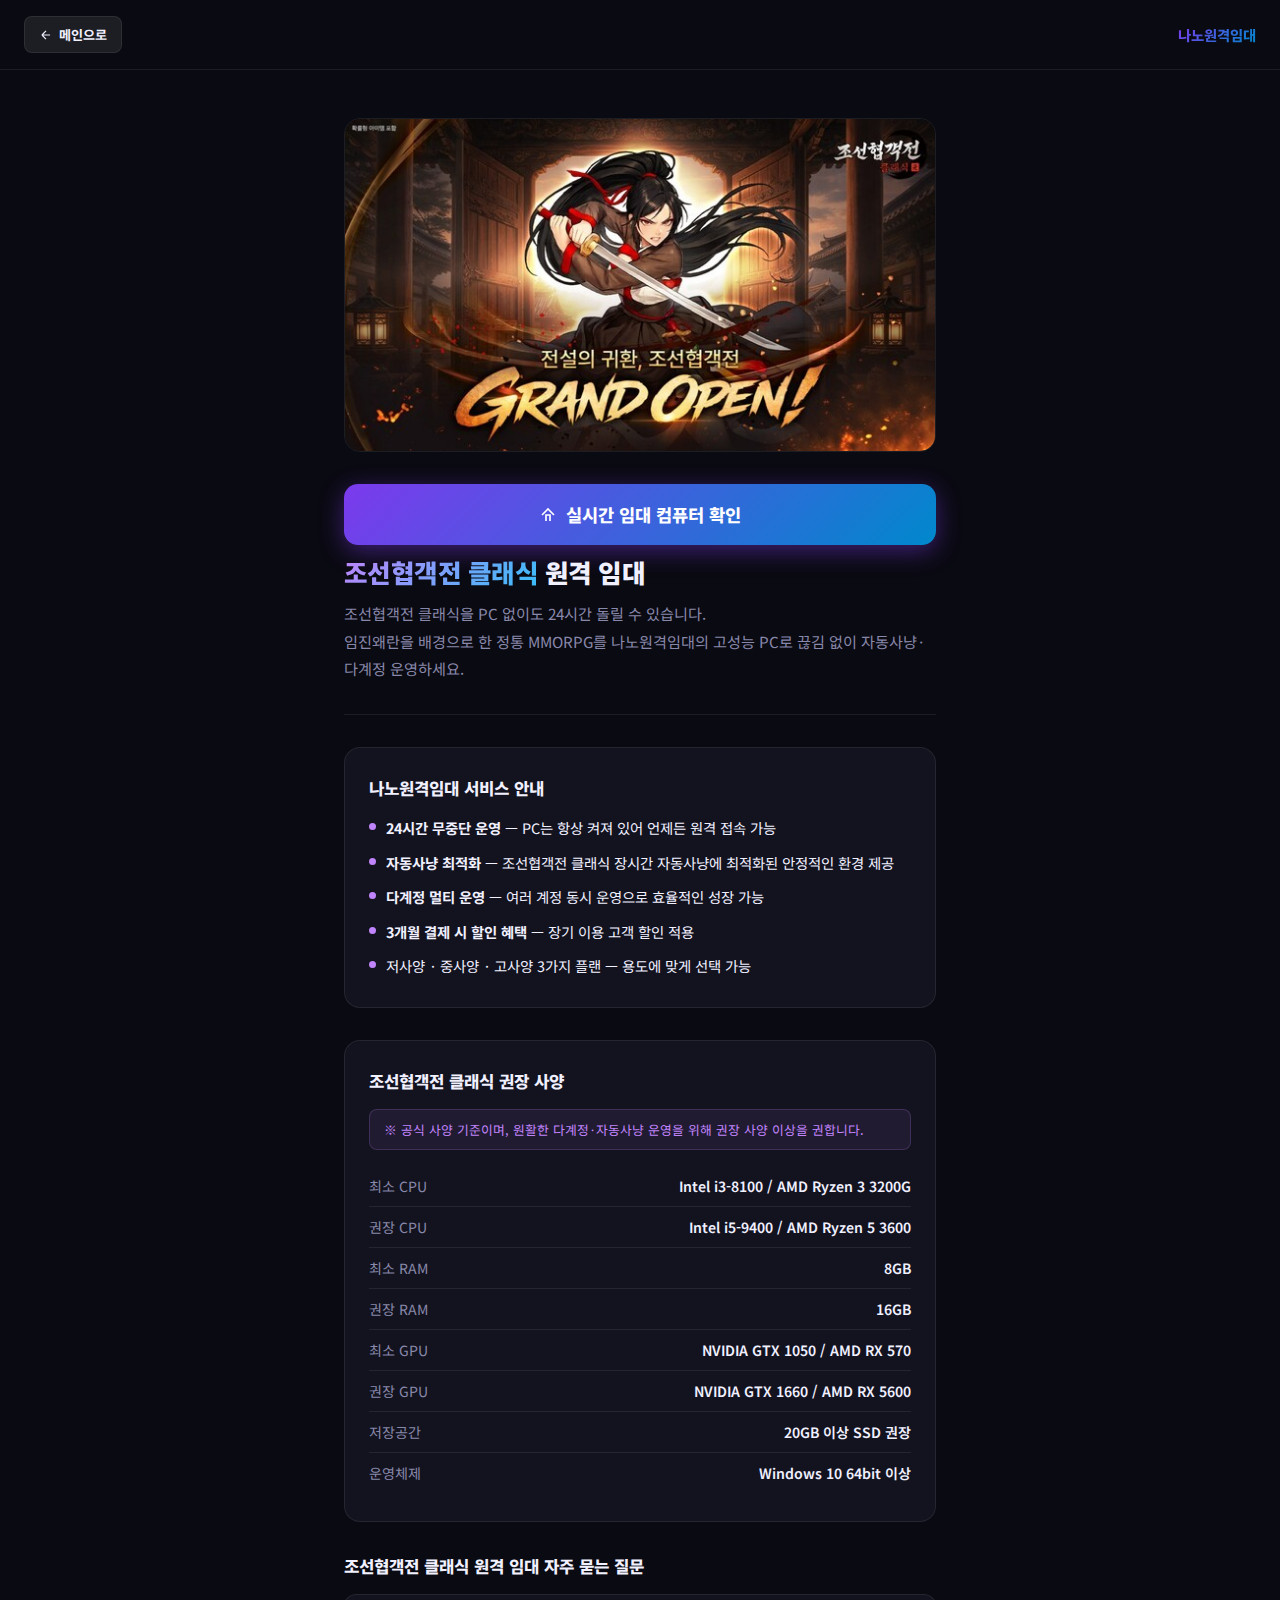
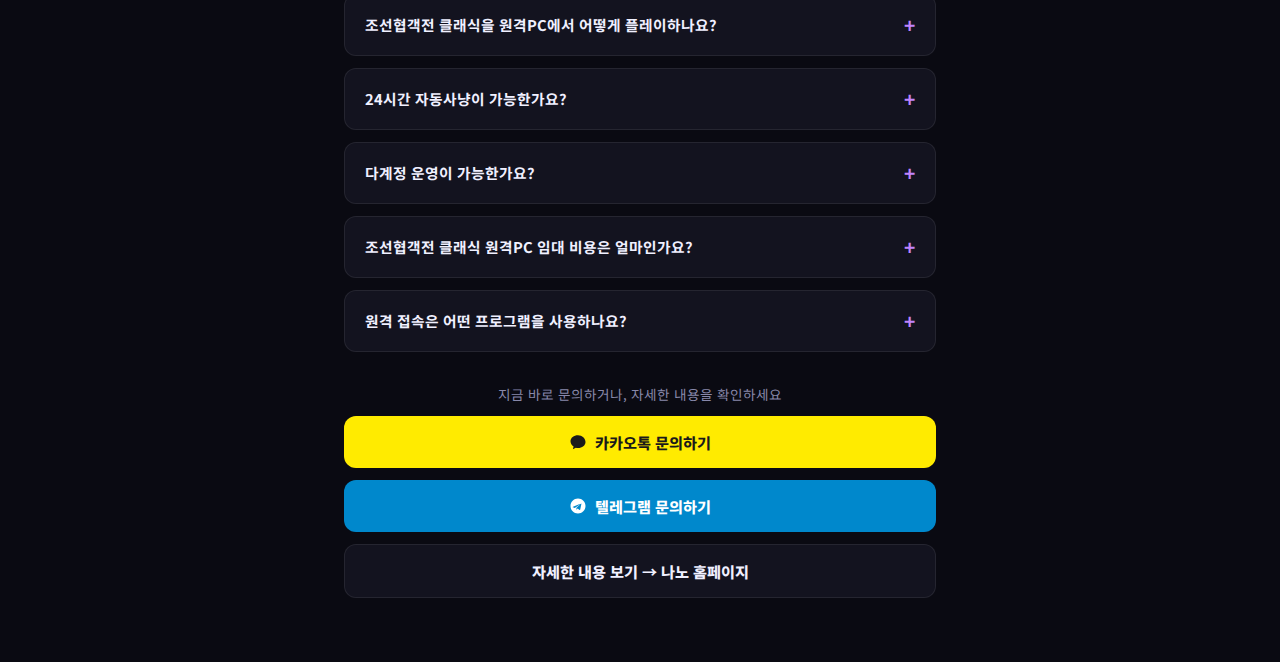
<file: game/game/jo.html>
<!DOCTYPE html>
<html lang="ko">
<head>
  <meta charset="UTF-8">
  <meta name="viewport" content="width=device-width, initial-scale=1.0">
  <title>조선협객전 클래식 원격 임대 | 조선협객전 클래식 자동사냥 원격PC | 나노원격임대</title>
  <meta name="description" content="조선협객전 클래식 원격PC 임대 서비스. 조선협객전 클래식 24시간 자동사냥, 다계정 멀티 운영, 저사양 PC 없이도 조선협객전 클래식 무한사냥 가능.">
  <meta name="keywords" content="조선협객전 클래식 원격PC, 조선협객전 클래식 원격임대, 조선협객전 클래식 자동사냥, 조선협객전 클래식 다계정, 조선협객전 클래식 무한사냥, 조선협객전 클래식 PC임대, 원격PC 임대, 조선협객전 클래식 저사양, 나노원격임대, 조선협객전클래식 24시간, 조선협객전 클래식 사양, 조선협객전 클래식 권장사양, 조선협객전 클래식 최소사양">
  <meta property="og:title" content="조선협객전 클래식 원격 임대 | 조선협객전 클래식 자동사냥 원격PC">
  <meta property="og:description" content="조선협객전 클래식 원격PC 임대 서비스. 24시간 자동사냥, 다계정 멀티 운영, 저사양 PC 없이도 조선협객전 클래식 무한사냥 가능.">
  <meta property="og:image" content="https://원격임대.com/game/gimg/jo.png">
  <meta property="og:url" content="https://원격임대.com/game/game/jo.html">
  <meta property="og:site_name" content="나노원격임대">
  <meta property="og:type" content="website">
  <link rel="canonical" href="https://원격임대.com/game/game/jo.html">
  <link rel="icon" type="image/png" sizes="32x32" href="../../images/favicon-32x32.png">
  <link rel="icon" type="image/png" sizes="16x16" href="../../images/favicon-16x16.png">
  <link rel="preconnect" href="https://fonts.googleapis.com">
  <link rel="preconnect" href="https://fonts.gstatic.com" crossorigin>
  <link href="https://fonts.googleapis.com/css2?family=Noto+Sans+KR:wght@400;600;700;800;900&display=swap" rel="stylesheet">
  <style>
    :root {
      --bg:       #0a0a12;
      --card:     #13131f;
      --border:   rgba(255,255,255,0.08);
      --text:     #f0f0ff;
      --muted:    #8888aa;
      --accent:   #c084fc;
      --gold:     #f59e0b;
      --kakao:    #ffeb00;
      --telegram: #0088cc;
      --radius:   16px;
    }

    *, *::before, *::after { box-sizing: border-box; margin: 0; padding: 0; }
    html { scroll-behavior: smooth; }

    body {
      background: var(--bg);
      color: var(--text);
      font-family: 'Noto Sans KR', sans-serif;
      min-height: 100svh;
      display: flex;
      flex-direction: column;
      align-items: center;
    }

    .top-bar {
      width: 100%;
      padding: 16px 24px;
      display: flex;
      align-items: center;
      justify-content: space-between;
      border-bottom: 1px solid var(--border);
    }
    .back-link {
      display: inline-flex;
      align-items: center;
      gap: 6px;
      font-size: 0.82rem;
      font-weight: 700;
      color: var(--text);
      text-decoration: none;
      background: rgba(255,255,255,0.08);
      border: 1px solid var(--border);
      padding: 8px 14px;
      border-radius: 8px;
      transition: background 0.2s;
    }
    .back-link:hover { background: rgba(255,255,255,0.16); }
    .site-name {
      font-size: 0.9rem;
      font-weight: 800;
      background: linear-gradient(135deg, #7c3aed, #0088cc);
      -webkit-background-clip: text;
      -webkit-text-fill-color: transparent;
      background-clip: text;
    }
    .home-btn {
      display: flex;
      align-items: center;
      justify-content: center;
      gap: 10px;
      font-size: 1.1rem;
      font-weight: 800;
      color: #fff;
      text-decoration: none;
      background: linear-gradient(135deg, #7c3aed, #0088cc);
      padding: 18px 28px;
      border-radius: 14px;
      box-shadow: 0 6px 24px rgba(124,58,237,0.45);
      transition: opacity 0.2s, transform 0.15s, box-shadow 0.15s;
      margin-bottom: 8px;
    }
    .home-btn:hover { opacity: 0.9; transform: translateY(-2px); box-shadow: 0 10px 28px rgba(124,58,237,0.5); }
    .home-btn:active { transform: scale(0.97); opacity: 1; box-shadow: 0 2px 10px rgba(124,58,237,0.3); }

    .wrap {
      width: 100%;
      max-width: 640px;
      padding: 48px 24px 64px;
      display: flex;
      flex-direction: column;
      gap: 32px;
    }

    .game-image {
      width: 100%;
      border-radius: var(--radius);
      overflow: hidden;
      border: 1px solid var(--border);
    }
    .game-image img { width: 100%; height: auto; display: block; }

    .game-title {
      font-size: 1.6rem;
      font-weight: 900;
      letter-spacing: -0.02em;
      color: var(--text);
    }
    .game-title span {
      background: linear-gradient(135deg, #c084fc, #38bdf8);
      -webkit-background-clip: text;
      -webkit-text-fill-color: transparent;
      background-clip: text;
    }
    .game-desc {
      font-size: 0.95rem;
      color: var(--muted);
      line-height: 1.8;
      margin-top: 10px;
    }

    hr { border: none; border-top: 1px solid var(--border); }

    .service-card {
      background: var(--card);
      border: 1px solid var(--border);
      border-radius: var(--radius);
      padding: 28px 24px;
      display: flex;
      flex-direction: column;
      gap: 16px;
    }
    .service-card h2 { font-size: 1.05rem; font-weight: 800; }
    .service-list { list-style: none; display: flex; flex-direction: column; gap: 10px; }
    .service-list li {
      display: flex;
      align-items: flex-start;
      gap: 10px;
      font-size: 0.9rem;
      line-height: 1.7;
    }
    .dot {
      width: 7px; height: 7px;
      background: var(--accent);
      border-radius: 50%;
      flex-shrink: 0;
      margin-top: 7px;
    }

    .spec-card {
      background: var(--card);
      border: 1px solid var(--border);
      border-radius: var(--radius);
      padding: 28px 24px;
      display: flex;
      flex-direction: column;
      gap: 16px;
    }
    .spec-card h2 { font-size: 1.05rem; font-weight: 800; }
    .spec-notice {
      font-size: 0.8rem;
      color: var(--accent);
      background: rgba(192,132,252,0.08);
      border: 1px solid rgba(192,132,252,0.2);
      border-radius: 8px;
      padding: 10px 14px;
    }
    .spec-table { display: flex; flex-direction: column; }
    .spec-row {
      display: flex;
      justify-content: space-between;
      align-items: center;
      font-size: 0.88rem;
      padding: 10px 0;
      border-bottom: 1px solid var(--border);
    }
    .spec-row:last-child { border-bottom: none; }
    .spec-label { color: var(--muted); flex-shrink: 0; }
    .spec-value { color: var(--text); font-weight: 600; text-align: right; }

    .faq-section { display: flex; flex-direction: column; gap: 12px; }
    .faq-section h2 { font-size: 1.05rem; font-weight: 800; margin-bottom: 4px; }
    details {
      background: var(--card);
      border: 1px solid var(--border);
      border-radius: 12px;
      overflow: hidden;
    }
    details[open] { border-color: rgba(192,132,252,0.3); }
    summary {
      padding: 16px 20px;
      font-size: 0.92rem;
      font-weight: 700;
      cursor: pointer;
      list-style: none;
      display: flex;
      justify-content: space-between;
      align-items: center;
      gap: 12px;
    }
    summary::-webkit-details-marker { display: none; }
    summary::after { content: '+'; font-size: 1.2rem; color: var(--accent); flex-shrink: 0; }
    details[open] summary::after { content: '−'; }
    .faq-body { padding: 0 20px 16px; font-size: 0.88rem; color: var(--muted); line-height: 1.8; }

    .cta {
      display: flex;
      flex-direction: column;
      gap: 12px;
      align-items: stretch;
    }
    .cta-label {
      font-size: 0.85rem;
      color: var(--muted);
      text-align: center;
    }
    .btn {
      display: flex;
      align-items: center;
      justify-content: center;
      gap: 8px;
      padding: 15px 20px;
      border-radius: 12px;
      font-size: 0.95rem;
      font-weight: 800;
      text-decoration: none;
      transition: opacity 0.2s, transform 0.15s;
    }
    .btn:hover { opacity: 0.88; transform: translateY(-1px); }
    .btn:active { transform: scale(0.98); }
    .btn-kakao  { background: var(--kakao);    color: #1a1a1a; }
    .btn-telegram { background: var(--telegram); color: #fff; }
    .btn-main   { background: var(--card); color: var(--text); border: 1px solid var(--border); }
  </style>
</head>
<body>

  <div class="top-bar">
    <a href="../../index.html" class="back-link">
      <svg width="14" height="14" viewBox="0 0 24 24" fill="none" stroke="currentColor" stroke-width="2"><path d="M19 12H5M5 12l7-7M5 12l7 7"/></svg>
      메인으로
    </a>
    <span class="site-name">나노원격임대</span>
  </div>

  <div class="wrap">

    <div class="game-image">
      <img src="../gimg/jo.png" alt="조선협객전 클래식" loading="eager">
    </div>

    <div>
      <a href="../../index.html#options" class="home-btn">
        <svg width="16" height="16" viewBox="0 0 24 24" fill="none" stroke="currentColor" stroke-width="2.5"><path d="M3 12L12 3l9 9"/><path d="M9 21V12h6v9"/></svg>
        실시간 임대 컴퓨터 확인
      </a>
      <h1 class="game-title"><span>조선협객전 클래식</span> 원격 임대</h1>
      <p class="game-desc">
        조선협객전 클래식을 PC 없이도 24시간 돌릴 수 있습니다.<br>
        임진왜란을 배경으로 한 정통 MMORPG를 나노원격임대의 고성능 PC로 끊김 없이 자동사냥·다계정 운영하세요.
      </p>
    </div>

    <hr>

    <div class="service-card">
      <h2>나노원격임대 서비스 안내</h2>
      <ul class="service-list">
        <li>
          <span class="dot"></span>
          <span><strong>24시간 무중단 운영</strong> — PC는 항상 켜져 있어 언제든 원격 접속 가능</span>
        </li>
        <li>
          <span class="dot"></span>
          <span><strong>자동사냥 최적화</strong> — 조선협객전 클래식 장시간 자동사냥에 최적화된 안정적인 환경 제공</span>
        </li>
        <li>
          <span class="dot"></span>
          <span><strong>다계정 멀티 운영</strong> — 여러 계정 동시 운영으로 효율적인 성장 가능</span>
        </li>
        <li>
          <span class="dot"></span>
          <span><strong>3개월 결제 시 할인 혜택</strong> — 장기 이용 고객 할인 적용</span>
        </li>
        <li>
          <span class="dot"></span>
          <span>저사양 · 중사양 · 고사양 3가지 플랜 — 용도에 맞게 선택 가능</span>
        </li>
      </ul>
    </div>

    <div class="spec-card">
      <h2>조선협객전 클래식 권장 사양</h2>
      <p class="spec-notice">※ 공식 사양 기준이며, 원활한 다계정·자동사냥 운영을 위해 권장 사양 이상을 권합니다.</p>
      <div class="spec-table">
        <div class="spec-row">
          <span class="spec-label">최소 CPU</span>
          <span class="spec-value">Intel i3-8100 / AMD Ryzen 3 3200G</span>
        </div>
        <div class="spec-row">
          <span class="spec-label">권장 CPU</span>
          <span class="spec-value">Intel i5-9400 / AMD Ryzen 5 3600</span>
        </div>
        <div class="spec-row">
          <span class="spec-label">최소 RAM</span>
          <span class="spec-value">8GB</span>
        </div>
        <div class="spec-row">
          <span class="spec-label">권장 RAM</span>
          <span class="spec-value">16GB</span>
        </div>
        <div class="spec-row">
          <span class="spec-label">최소 GPU</span>
          <span class="spec-value">NVIDIA GTX 1050 / AMD RX 570</span>
        </div>
        <div class="spec-row">
          <span class="spec-label">권장 GPU</span>
          <span class="spec-value">NVIDIA GTX 1660 / AMD RX 5600</span>
        </div>
        <div class="spec-row">
          <span class="spec-label">저장공간</span>
          <span class="spec-value">20GB 이상 SSD 권장</span>
        </div>
        <div class="spec-row">
          <span class="spec-label">운영체제</span>
          <span class="spec-value">Windows 10 64bit 이상</span>
        </div>
      </div>
    </div>

    <div class="faq-section">
      <h2>조선협객전 클래식 원격 임대 자주 묻는 질문</h2>

      <details>
        <summary>조선협객전 클래식을 원격PC에서 어떻게 플레이하나요?</summary>
        <div class="faq-body">원격PC에 조선협객전 클래식 클라이언트가 설치되어 있습니다. 원격 접속 후 바로 실행하시면 됩니다. 별도 설치나 설정은 필요 없습니다.</div>
      </details>

      <details>
        <summary>24시간 자동사냥이 가능한가요?</summary>
        <div class="faq-body">네, 가능합니다. 원격PC는 24시간 켜져 있어 접속을 끊어도 게임이 계속 실행됩니다. 조선협객전 클래식 자동사냥을 끊김 없이 운영할 수 있습니다.</div>
      </details>

      <details>
        <summary>다계정 운영이 가능한가요?</summary>
        <div class="faq-body">네, 가능합니다. 플랜에 따라 여러 계정을 동시에 운영할 수 있습니다. 다계정 운영을 원하시면 중사양 이상 플랜을 추천드립니다.</div>
      </details>

      <details>
        <summary>조선협객전 클래식 원격PC 임대 비용은 얼마인가요?</summary>
        <div class="faq-body">저사양·중사양·고사양 3가지 플랜이 있으며, 3개월 결제 시 할인 혜택이 적용됩니다. 정확한 금액은 카카오톡 또는 텔레그램으로 문의해주세요.</div>
      </details>

      <details>
        <summary>원격 접속은 어떤 프로그램을 사용하나요?</summary>
        <div class="faq-body">AnyDesk 또는 Chrome 원격 데스크톱을 사용합니다. 스마트폰, 태블릿, PC 어디서든 접속 가능합니다.</div>
      </details>
    </div>

    <div class="cta">
      <p class="cta-label">지금 바로 문의하거나, 자세한 내용을 확인하세요</p>
      <a href="https://open.kakao.com/o/gdQUrDrh" target="_blank" class="btn btn-kakao">
        <svg width="18" height="18" viewBox="0 0 24 24" fill="currentColor"><path d="M12 3C6.477 3 2 6.477 2 11c0 2.937 1.635 5.5 4.11 7.1l-.97 3.57 3.94-2.06C10.3 19.87 11.13 20 12 20c5.523 0 10-3.477 10-8s-4.477-9-10-9z"/></svg>
        카카오톡 문의하기
      </a>
      <a href="https://t.me/nano1computer" target="_blank" class="btn btn-telegram">
        <svg width="18" height="18" viewBox="0 0 24 24" fill="currentColor"><path d="M12 2C6.48 2 2 6.48 2 12s4.48 10 10 10 10-4.48 10-10S17.52 2 12 2zm4.64 6.8l-1.69 7.96c-.12.56-.45.7-.91.43l-2.52-1.86-1.22 1.17c-.13.13-.25.25-.51.25l.18-2.58 4.67-4.22c.2-.18-.04-.28-.31-.1L7.74 14.5 5.25 13.73c-.55-.17-.56-.55.12-.82l8.9-3.43c.46-.17.87.11.37.32z"/></svg>
        텔레그램 문의하기
      </a>
      <a href="../../index.html" class="btn btn-main">
        자세한 내용 보기 → 나노 홈페이지
      </a>
    </div>

  </div>

</body>
</html>
</file>
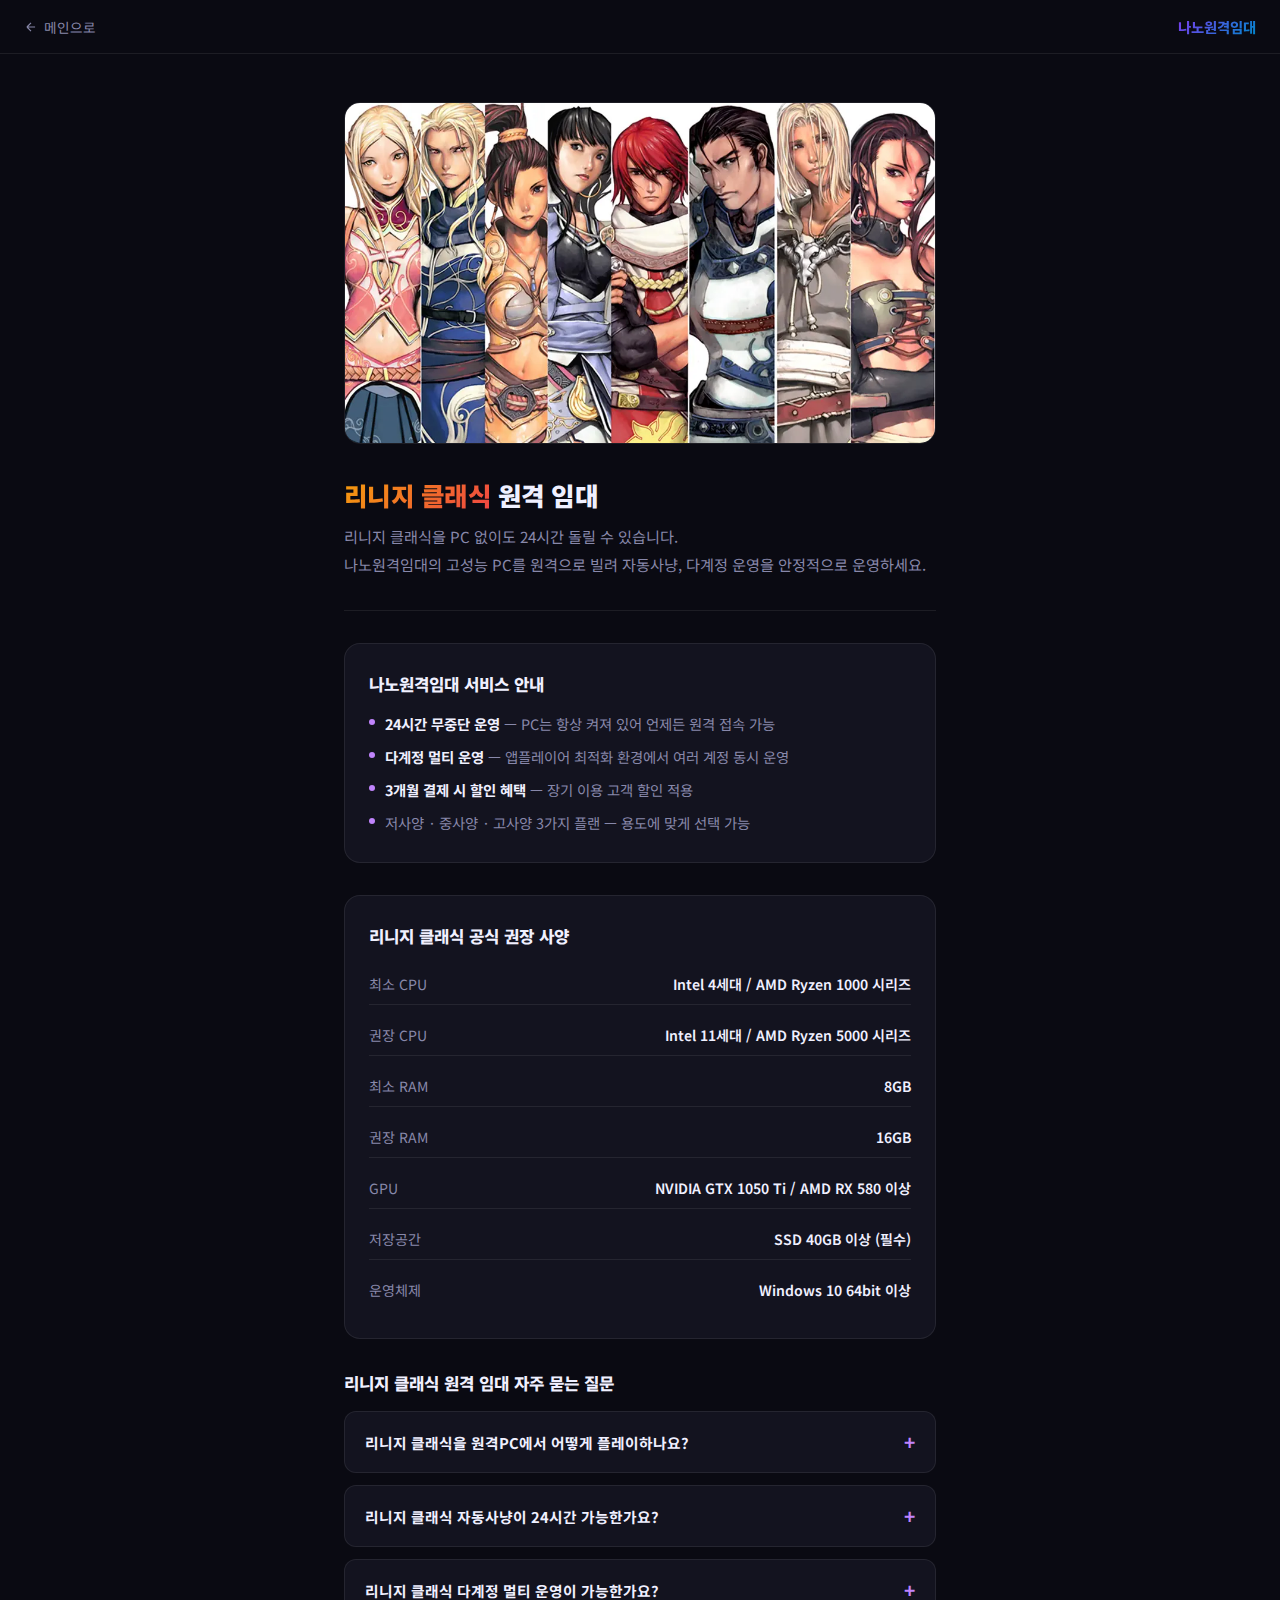
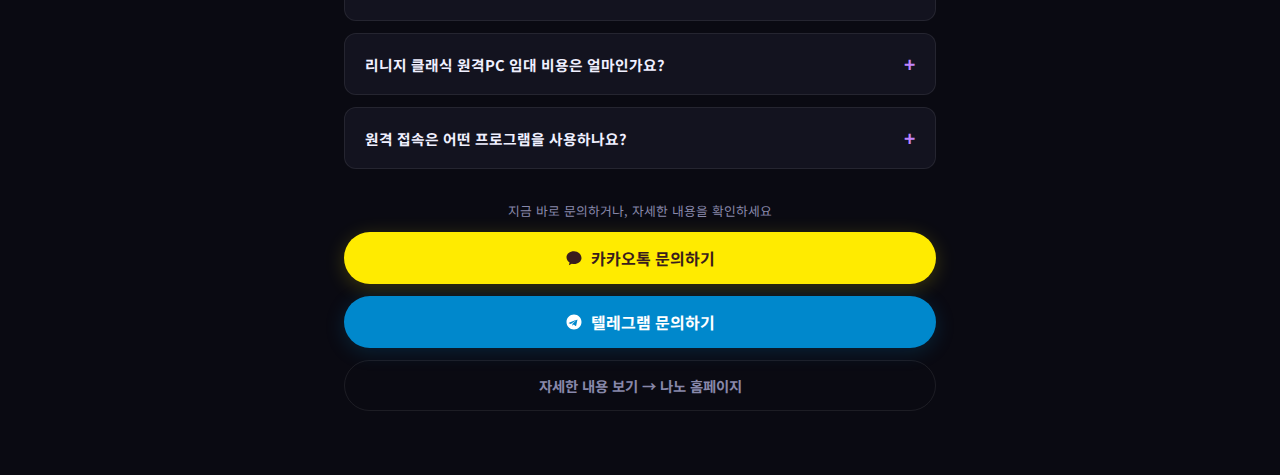
<file: game/game/LC.html>
<!DOCTYPE html>
<html lang="ko">
<head>
  <meta charset="UTF-8">
  <meta name="viewport" content="width=device-width, initial-scale=1.0">
  <title>리니지 클래식 원격 임대 | 리니지 클래식 자동사냥 원격PC | 나노원격임대</title>
  <meta name="description" content="리니지 클래식 원격PC 임대 서비스. 리니지 클래식 24시간 자동사냥, 다계정 멀티 운영, 저사양 PC 없이도 리니지 클래식 무한사냥 가능.">
  <meta name="keywords" content="리니지 클래식 원격PC, 리니지 클래식 원격임대, 리니지 클래식 자동사냥, 리니지 클래식 다계정, 리니지 클래식 무한사냥, 리니지 클래식 PC임대, 원격PC 임대, 리니지 클래식 저사양, 나노원격임대">
  <meta property="og:title" content="리니지 클래식 원격 임대 | 리니지 클래식 자동사냥 원격PC">
  <meta property="og:description" content="리니지 클래식 원격PC 임대 서비스. 리니지 클래식 24시간 자동사냥, 다계정 멀티 운영, 저사양 PC 없이도 리니지 클래식 무한사냥 가능.">
  <meta property="og:image" content="https://원격임대.com/game/gimg/LC.webp">
  <meta property="og:url" content="https://원격임대.com/game/game/LC.html">
  <link rel="canonical" href="https://원격임대.com/game/game/LC.html">
  <link rel="preconnect" href="https://fonts.googleapis.com">
  <link rel="preconnect" href="https://fonts.gstatic.com" crossorigin>
  <link href="https://fonts.googleapis.com/css2?family=Noto+Sans+KR:wght@400;600;700;800;900&display=swap" rel="stylesheet">
  <style>
    :root {
      --bg:       #0a0a12;
      --card:     #13131f;
      --border:   rgba(255,255,255,0.08);
      --text:     #f0f0ff;
      --muted:    #8888aa;
      --accent:   #c084fc;
      --gold:     #f59e0b;
      --kakao:    #ffeb00;
      --telegram: #0088cc;
      --radius:   16px;
    }

    *, *::before, *::after { box-sizing: border-box; margin: 0; padding: 0; }
    html { scroll-behavior: smooth; }

    body {
      background: var(--bg);
      color: var(--text);
      font-family: 'Noto Sans KR', sans-serif;
      min-height: 100svh;
      display: flex;
      flex-direction: column;
      align-items: center;
    }

    /* 메인으로 버튼 */
    .top-bar {
      width: 100%;
      padding: 16px 24px;
      display: flex;
      align-items: center;
      justify-content: space-between;
      border-bottom: 1px solid var(--border);
    }
    .back-link {
      display: flex;
      align-items: center;
      gap: 6px;
      font-size: 0.85rem;
      color: var(--muted);
      text-decoration: none;
      transition: color 0.2s;
    }
    .back-link:hover { color: var(--text); }
    .site-name {
      font-size: 0.9rem;
      font-weight: 800;
      background: linear-gradient(135deg, #7c3aed, #0088cc);
      -webkit-background-clip: text;
      -webkit-text-fill-color: transparent;
      background-clip: text;
    }

    /* 본문 래퍼 */
    .wrap {
      width: 100%;
      max-width: 640px;
      padding: 48px 24px 64px;
      display: flex;
      flex-direction: column;
      gap: 32px;
    }

    /* 이미지 */
    .game-image {
      width: 100%;
      border-radius: var(--radius);
      overflow: hidden;
      border: 1px solid var(--border);
    }
    .game-image img {
      width: 100%;
      height: auto;
      display: block;
    }

    /* 게임 소개 */
    .game-title {
      font-size: 1.6rem;
      font-weight: 900;
      letter-spacing: -0.02em;
      color: var(--text);
    }
    .game-title span {
      background: linear-gradient(135deg, #f59e0b, #ef4444);
      -webkit-background-clip: text;
      -webkit-text-fill-color: transparent;
      background-clip: text;
    }
    .game-desc {
      font-size: 0.95rem;
      color: var(--muted);
      line-height: 1.8;
      margin-top: 10px;
    }

    /* 구분선 */
    hr {
      border: none;
      border-top: 1px solid var(--border);
    }

    /* 원격 서비스 설명 */
    .service-card {
      background: var(--card);
      border: 1px solid var(--border);
      border-radius: var(--radius);
      padding: 28px 24px;
      display: flex;
      flex-direction: column;
      gap: 16px;
    }
    .service-card h2 {
      font-size: 1.05rem;
      font-weight: 800;
    }
    .service-list {
      list-style: none;
      display: flex;
      flex-direction: column;
      gap: 10px;
    }
    .service-list li {
      display: flex;
      align-items: flex-start;
      gap: 10px;
      font-size: 0.9rem;
      color: var(--muted);
      line-height: 1.6;
    }
    .service-list li .dot {
      width: 6px;
      height: 6px;
      border-radius: 50%;
      background: var(--accent);
      flex-shrink: 0;
      margin-top: 7px;
    }
    .service-list li strong { color: var(--text); }

    /* CTA 버튼 영역 */
    .cta {
      display: flex;
      flex-direction: column;
      gap: 12px;
    }
    .cta-label {
      font-size: 0.8rem;
      color: var(--muted);
      text-align: center;
    }
    .btn {
      display: flex;
      align-items: center;
      justify-content: center;
      gap: 8px;
      padding: 14px;
      border-radius: 50px;
      font-size: 1rem;
      font-weight: 700;
      font-family: inherit;
      text-decoration: none;
      transition: transform 0.2s, box-shadow 0.2s;
    }
    .btn:hover { transform: translateY(-2px); }
    .btn-kakao {
      background: var(--kakao);
      color: #3a1d1d;
      box-shadow: 0 4px 20px rgba(255,235,0,0.2);
    }
    .btn-telegram {
      background: var(--telegram);
      color: #fff;
      box-shadow: 0 4px 20px rgba(0,136,204,0.2);
    }
    .btn-main {
      background: transparent;
      color: var(--muted);
      border: 1px solid var(--border);
      font-size: 0.9rem;
    }
    .btn-main:hover { color: var(--text); border-color: rgba(255,255,255,0.2); }

    /* 권장사양 */
    .spec-card {
      background: var(--card);
      border: 1px solid var(--border);
      border-radius: var(--radius);
      padding: 28px 24px;
      display: flex;
      flex-direction: column;
      gap: 16px;
    }
    .spec-card h2 { font-size: 1.05rem; font-weight: 800; }
    .spec-table { display: flex; flex-direction: column; gap: 10px; }
    .spec-row {
      display: flex;
      justify-content: space-between;
      align-items: center;
      font-size: 0.88rem;
      padding: 10px 0;
      border-bottom: 1px solid var(--border);
    }
    .spec-row:last-child { border-bottom: none; }
    .spec-label { color: var(--muted); flex-shrink: 0; }
    .spec-value { color: var(--text); font-weight: 600; text-align: right; }

    /* FAQ */
    .faq-section { display: flex; flex-direction: column; gap: 12px; }
    .faq-section h2 { font-size: 1.05rem; font-weight: 800; margin-bottom: 4px; }
    details {
      background: var(--card);
      border: 1px solid var(--border);
      border-radius: 12px;
      overflow: hidden;
    }
    details[open] { border-color: rgba(192,132,252,0.3); }
    summary {
      padding: 16px 20px;
      font-size: 0.92rem;
      font-weight: 700;
      cursor: pointer;
      list-style: none;
      display: flex;
      justify-content: space-between;
      align-items: center;
      gap: 12px;
    }
    summary::-webkit-details-marker { display: none; }
    summary::after {
      content: '+';
      font-size: 1.2rem;
      color: var(--accent);
      flex-shrink: 0;
      transition: transform 0.2s;
    }
    details[open] summary::after { content: '−'; }
    .faq-body {
      padding: 0 20px 16px;
      font-size: 0.88rem;
      color: var(--muted);
      line-height: 1.8;
    }
  </style>
</head>
<body>

  <div class="top-bar">
    <a href="../../index.html" class="back-link">
      <svg width="14" height="14" viewBox="0 0 24 24" fill="none" stroke="currentColor" stroke-width="2"><path d="M19 12H5M5 12l7-7M5 12l7 7"/></svg>
      메인으로
    </a>
    <span class="site-name">나노원격임대</span>
  </div>

  <div class="wrap">

    <!-- 리니지 클래식 이미지 -->
    <div class="game-image">
      <img src="../gimg/LC.webp" alt="리니지 클래식" loading="eager">
    </div>

    <!-- 게임 소개 -->
    <div>
      <h1 class="game-title"><span>리니지 클래식</span> 원격 임대</h1>
      <p class="game-desc">
        리니지 클래식을 PC 없이도 24시간 돌릴 수 있습니다.<br>
        나노원격임대의 고성능 PC를 원격으로 빌려 자동사냥, 다계정 운영을 안정적으로 운영하세요.
      </p>
    </div>

    <hr>

    <!-- 원격 서비스 설명 -->
    <div class="service-card">
      <h2>나노원격임대 서비스 안내</h2>
      <ul class="service-list">
        <li>
          <span class="dot"></span>
          <span><strong>24시간 무중단 운영</strong> — PC는 항상 켜져 있어 언제든 원격 접속 가능</span>
        </li>
        <li>
          <span class="dot"></span>
          <span><strong>다계정 멀티 운영</strong> — 앱플레이어 최적화 환경에서 여러 계정 동시 운영</span>
        </li>
        <li>
          <span class="dot"></span>
          <span><strong>3개월 결제 시 할인 혜택</strong> — 장기 이용 고객 할인 적용</span>
        </li>
        <li>
          <span class="dot"></span>
          <span>저사양 · 중사양 · 고사양 3가지 플랜 — 용도에 맞게 선택 가능</span>
        </li>
      </ul>
    </div>

    <!-- 권장 사양 -->
    <div class="spec-card">
      <h2>리니지 클래식 공식 권장 사양</h2>
      <div class="spec-table">
        <div class="spec-row">
          <span class="spec-label">최소 CPU</span>
          <span class="spec-value">Intel 4세대 / AMD Ryzen 1000 시리즈</span>
        </div>
        <div class="spec-row">
          <span class="spec-label">권장 CPU</span>
          <span class="spec-value">Intel 11세대 / AMD Ryzen 5000 시리즈</span>
        </div>
        <div class="spec-row">
          <span class="spec-label">최소 RAM</span>
          <span class="spec-value">8GB</span>
        </div>
        <div class="spec-row">
          <span class="spec-label">권장 RAM</span>
          <span class="spec-value">16GB</span>
        </div>
        <div class="spec-row">
          <span class="spec-label">GPU</span>
          <span class="spec-value">NVIDIA GTX 1050 Ti / AMD RX 580 이상</span>
        </div>
        <div class="spec-row">
          <span class="spec-label">저장공간</span>
          <span class="spec-value">SSD 40GB 이상 (필수)</span>
        </div>
        <div class="spec-row">
          <span class="spec-label">운영체제</span>
          <span class="spec-value">Windows 10 64bit 이상</span>
        </div>
      </div>
    </div>

    <!-- FAQ -->
    <div class="faq-section">
      <h2>리니지 클래식 원격 임대 자주 묻는 질문</h2>

      <details>
        <summary>리니지 클래식을 원격PC에서 어떻게 플레이하나요?</summary>
        <div class="faq-body">원격PC에 앱플레이어 또는 PC 클라이언트가 설치되어 있습니다. 원격 접속 후 바로 실행하시면 됩니다. 별도 설치나 설정은 필요 없습니다.</div>
      </details>

      <details>
        <summary>리니지 클래식 자동사냥이 24시간 가능한가요?</summary>
        <div class="faq-body">네, 가능합니다. 원격PC는 24시간 켜져 있어 자동사냥을 중단 없이 운영할 수 있습니다. 접속을 끊어도 PC는 계속 작동합니다.</div>
      </details>

      <details>
        <summary>리니지 클래식 다계정 멀티 운영이 가능한가요?</summary>
        <div class="faq-body">네, 가능합니다. 사양에 따라 동시 운영 가능한 계정 수가 다릅니다. 2~3계정은 중사양, 4계정 이상은 고사양 플랜을 권장드립니다.</div>
      </details>

      <details>
        <summary>리니지 클래식 원격PC 임대 비용은 얼마인가요?</summary>
        <div class="faq-body">저사양·중사양·고사양 3가지 플랜이 있으며, 3개월 결제 시 할인 혜택이 적용됩니다. 정확한 금액은 카카오톡 또는 텔레그램으로 문의해주세요.</div>
      </details>

      <details>
        <summary>원격 접속은 어떤 프로그램을 사용하나요?</summary>
        <div class="faq-body">AnyDesk 또는 Chrome 원격 데스크톱을 사용합니다. 스마트폰, 태블릿, PC 어디서든 접속 가능합니다.</div>
      </details>
    </div>

    <!-- CTA -->
    <div class="cta">
      <p class="cta-label">지금 바로 문의하거나, 자세한 내용을 확인하세요</p>
      <a href="https://open.kakao.com/o/gdQUrDrh" target="_blank" class="btn btn-kakao">
        <svg width="18" height="18" viewBox="0 0 24 24" fill="currentColor"><path d="M12 3C6.477 3 2 6.477 2 11c0 2.937 1.635 5.5 4.11 7.1l-.97 3.57 3.94-2.06C10.3 19.87 11.13 20 12 20c5.523 0 10-3.477 10-8s-4.477-9-10-9z"/></svg>
        카카오톡 문의하기
      </a>
      <a href="https://t.me/nano1computer" target="_blank" class="btn btn-telegram">
        <svg width="18" height="18" viewBox="0 0 24 24" fill="currentColor"><path d="M12 2C6.48 2 2 6.48 2 12s4.48 10 10 10 10-4.48 10-10S17.52 2 12 2zm4.64 6.8l-1.69 7.96c-.12.56-.45.7-.91.43l-2.52-1.86-1.22 1.17c-.13.13-.25.25-.51.25l.18-2.58 4.67-4.22c.2-.18-.04-.28-.31-.1L7.74 14.5 5.25 13.73c-.55-.17-.56-.55.12-.82l8.9-3.43c.46-.17.87.11.37.32z"/></svg>
        텔레그램 문의하기
      </a>
      <a href="../../index.html" class="btn btn-main">
        자세한 내용 보기 → 나노 홈페이지
      </a>
    </div>

  </div>

</body>
</html>
</file>
